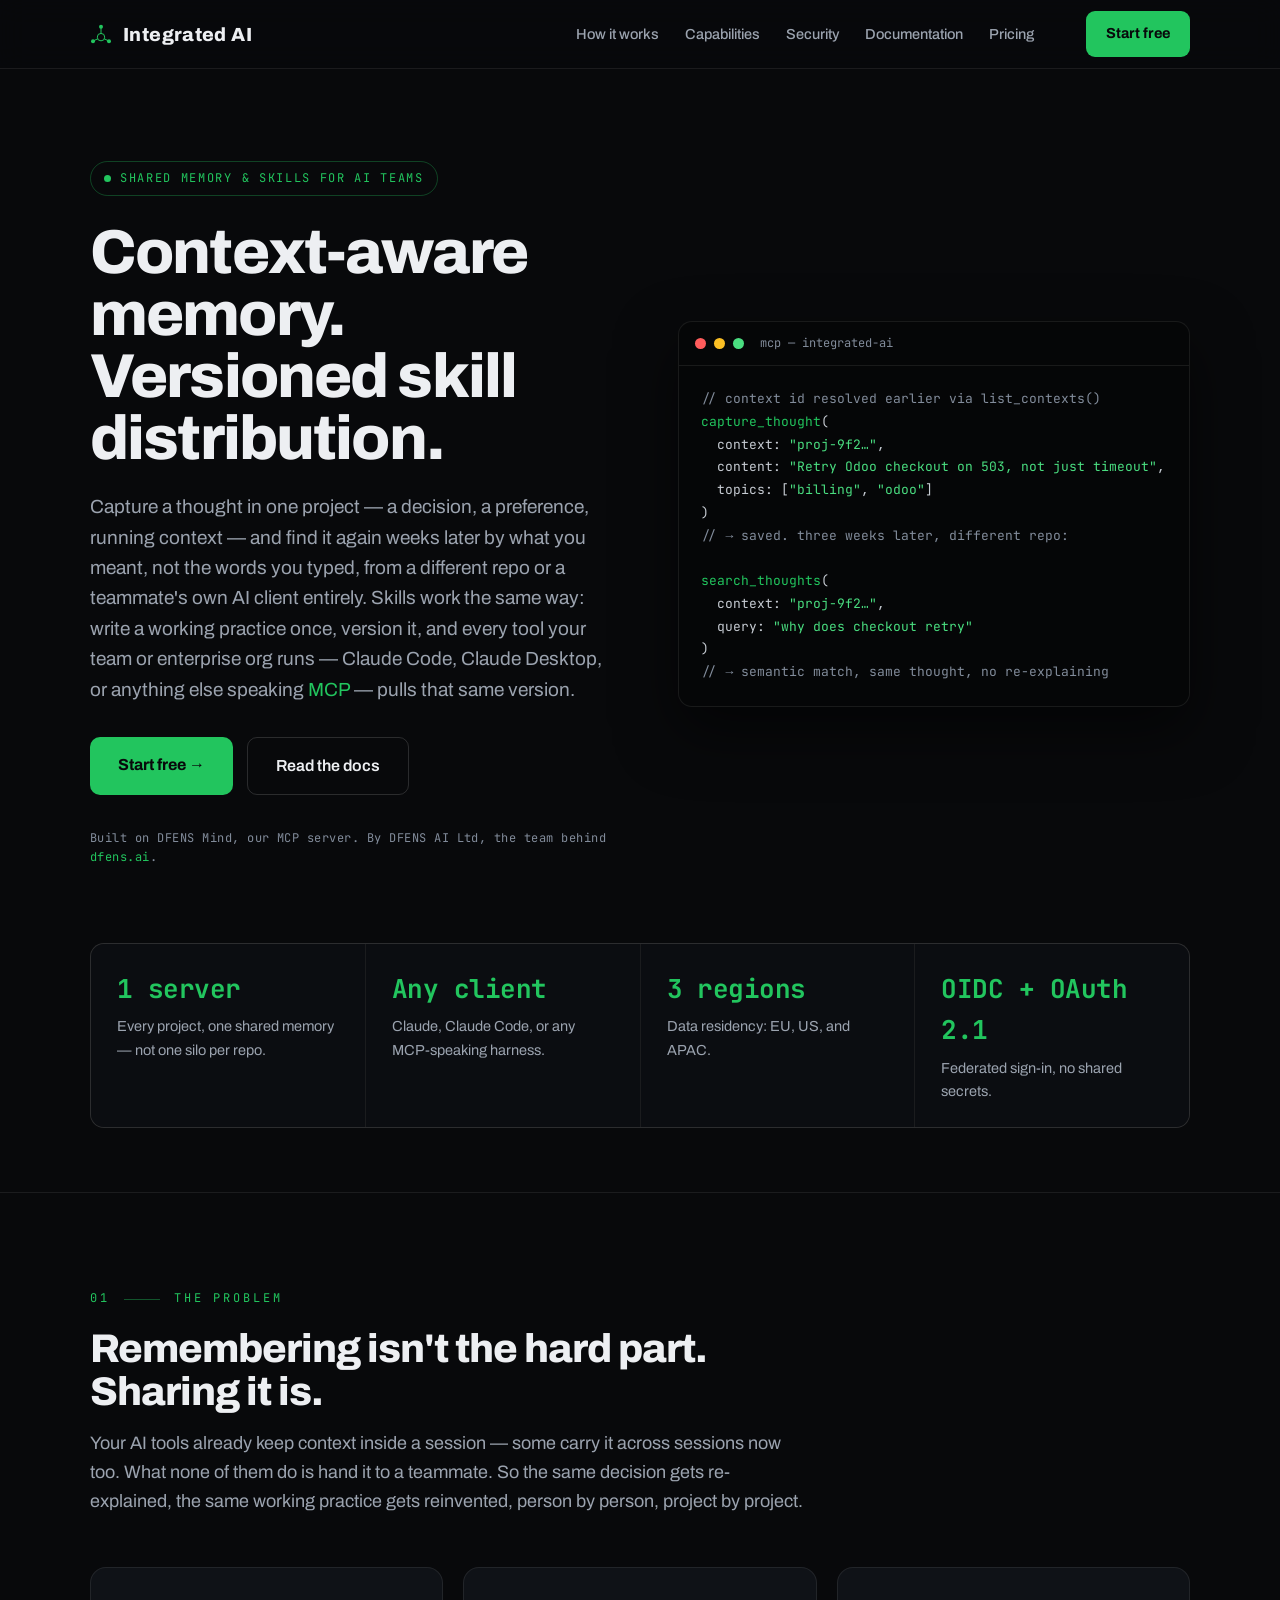
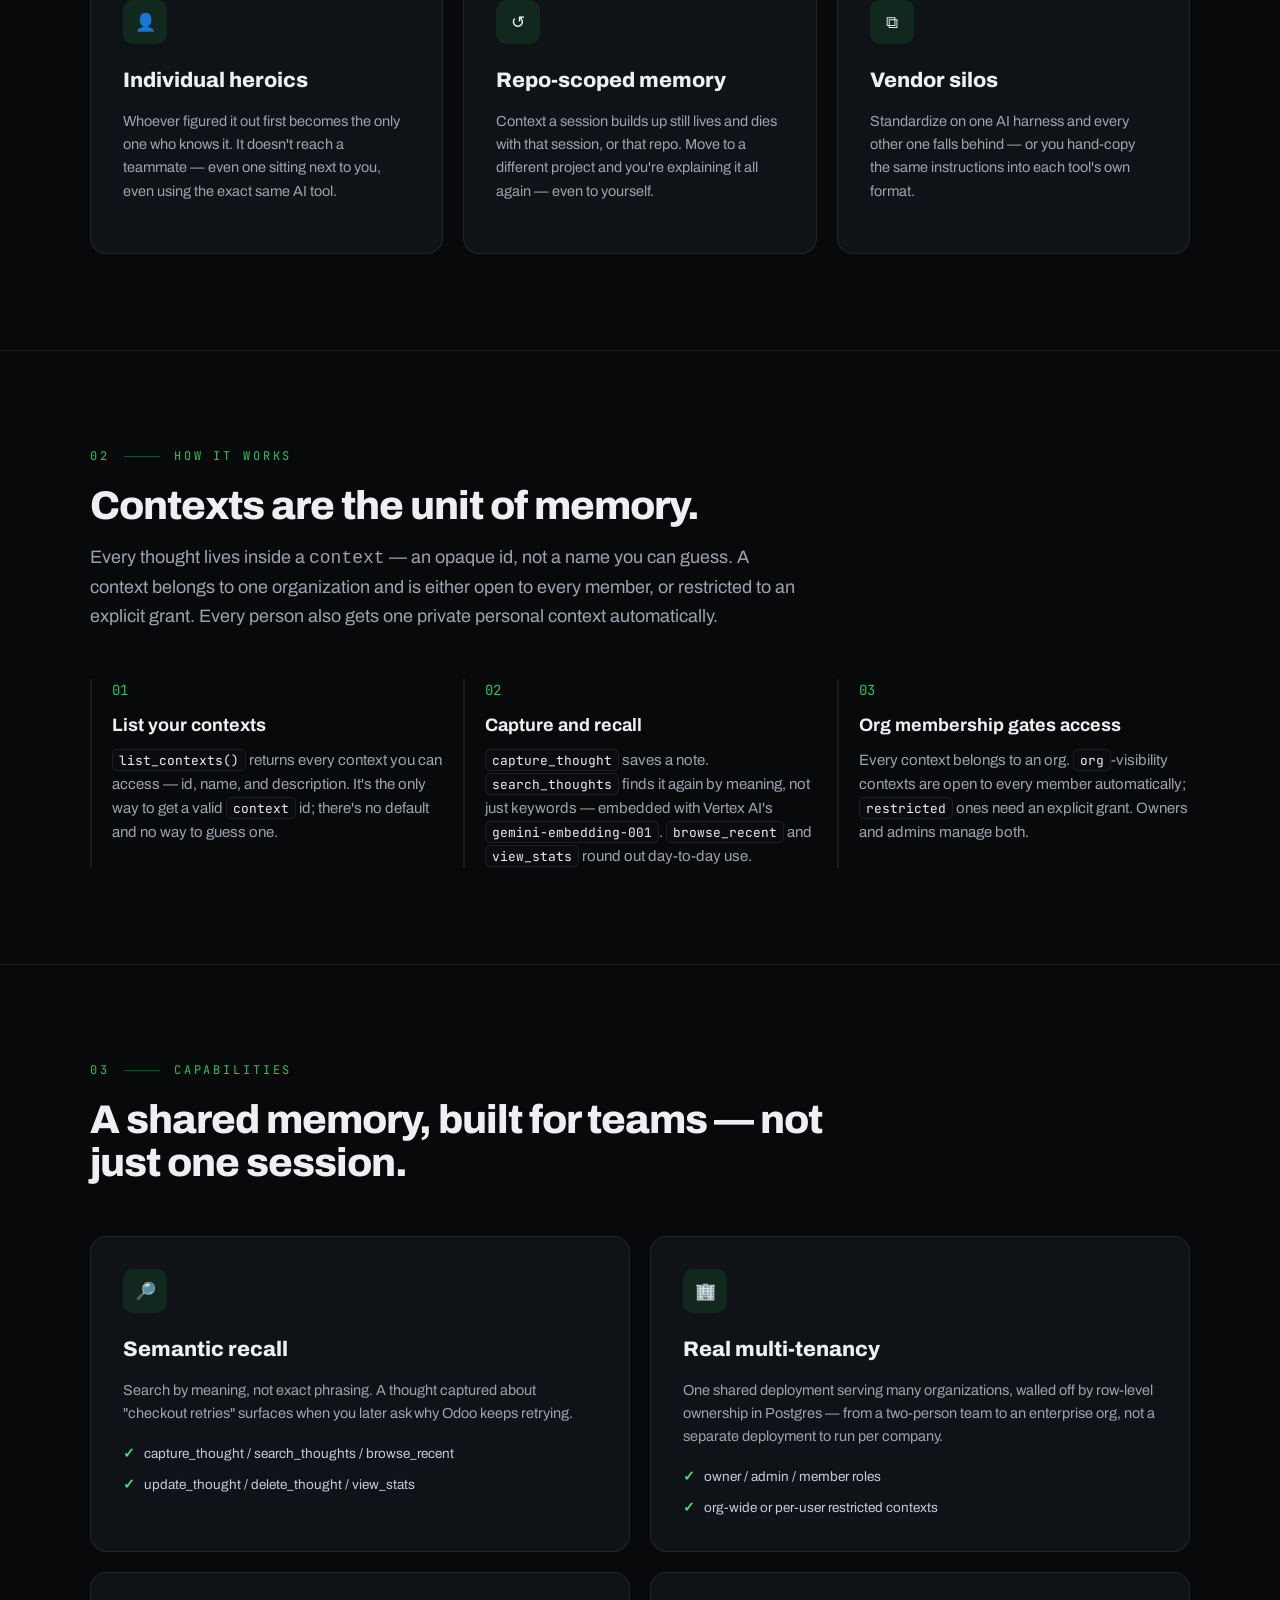
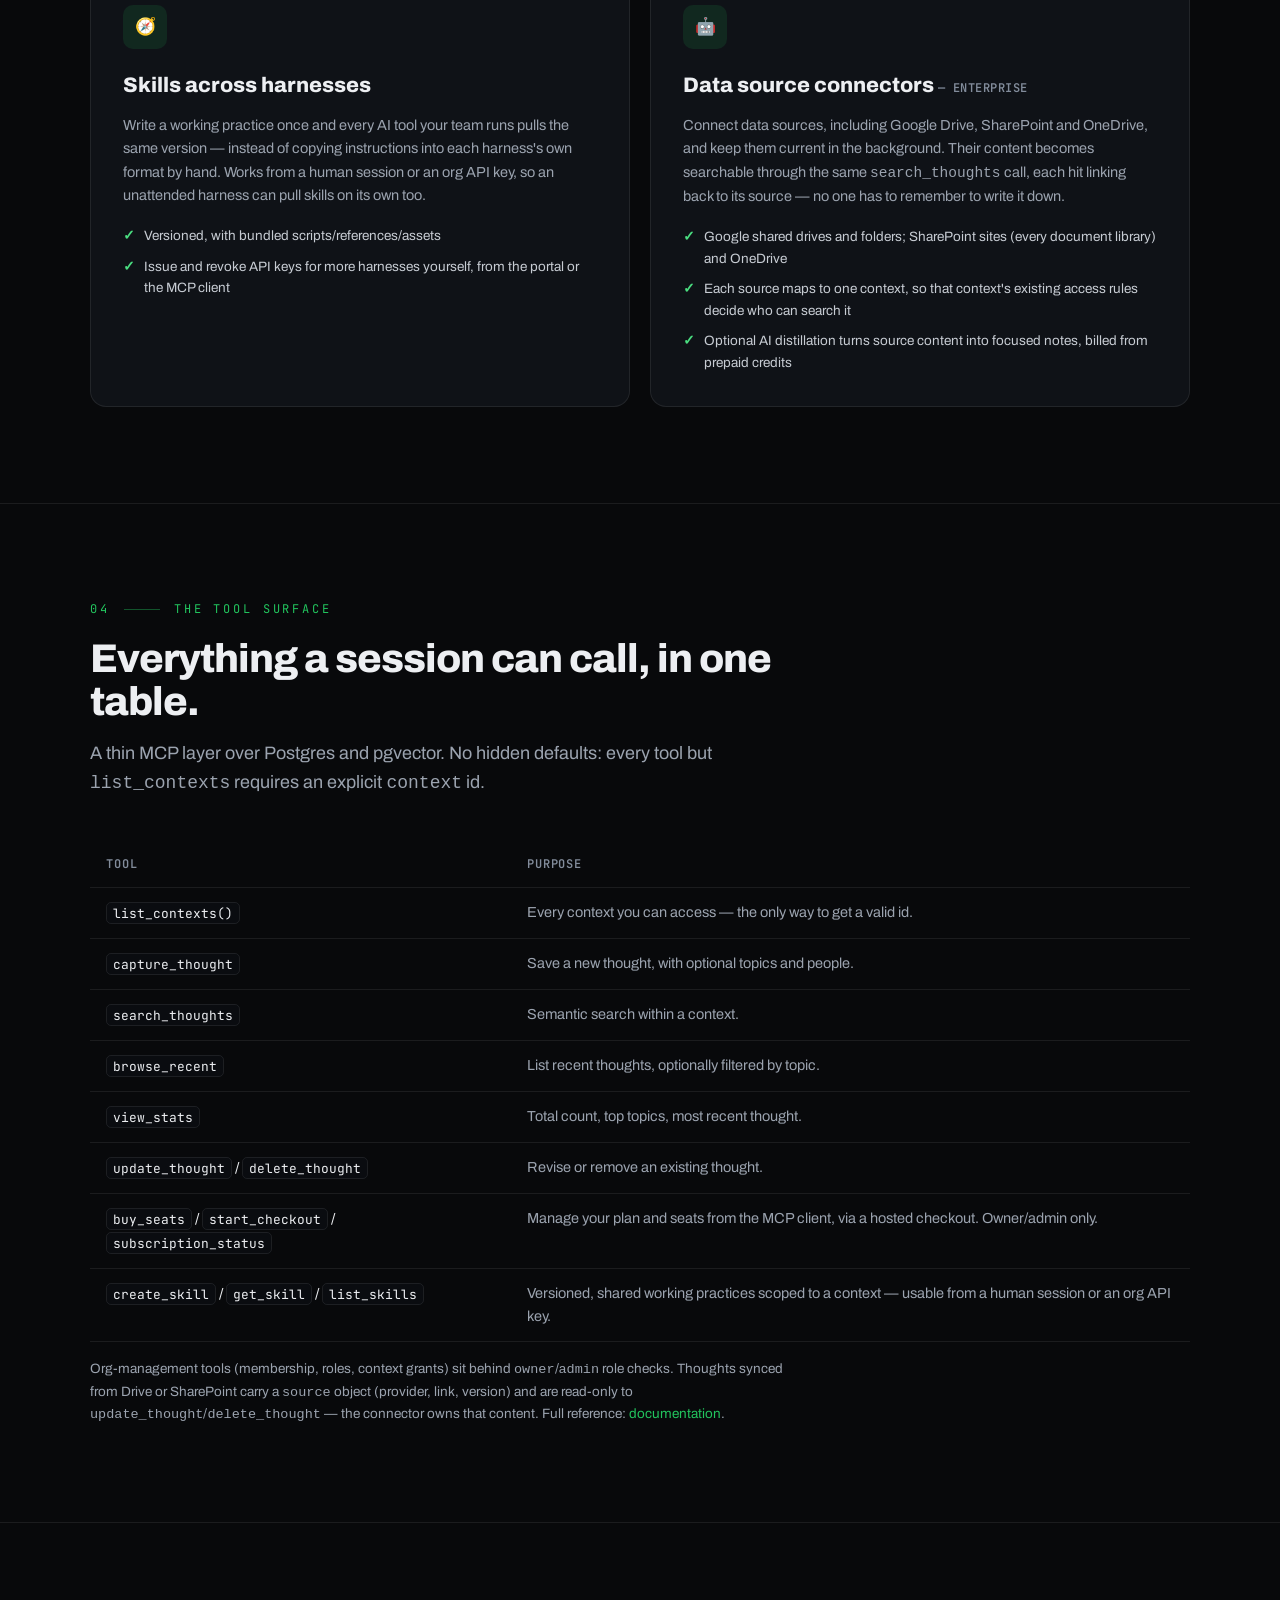
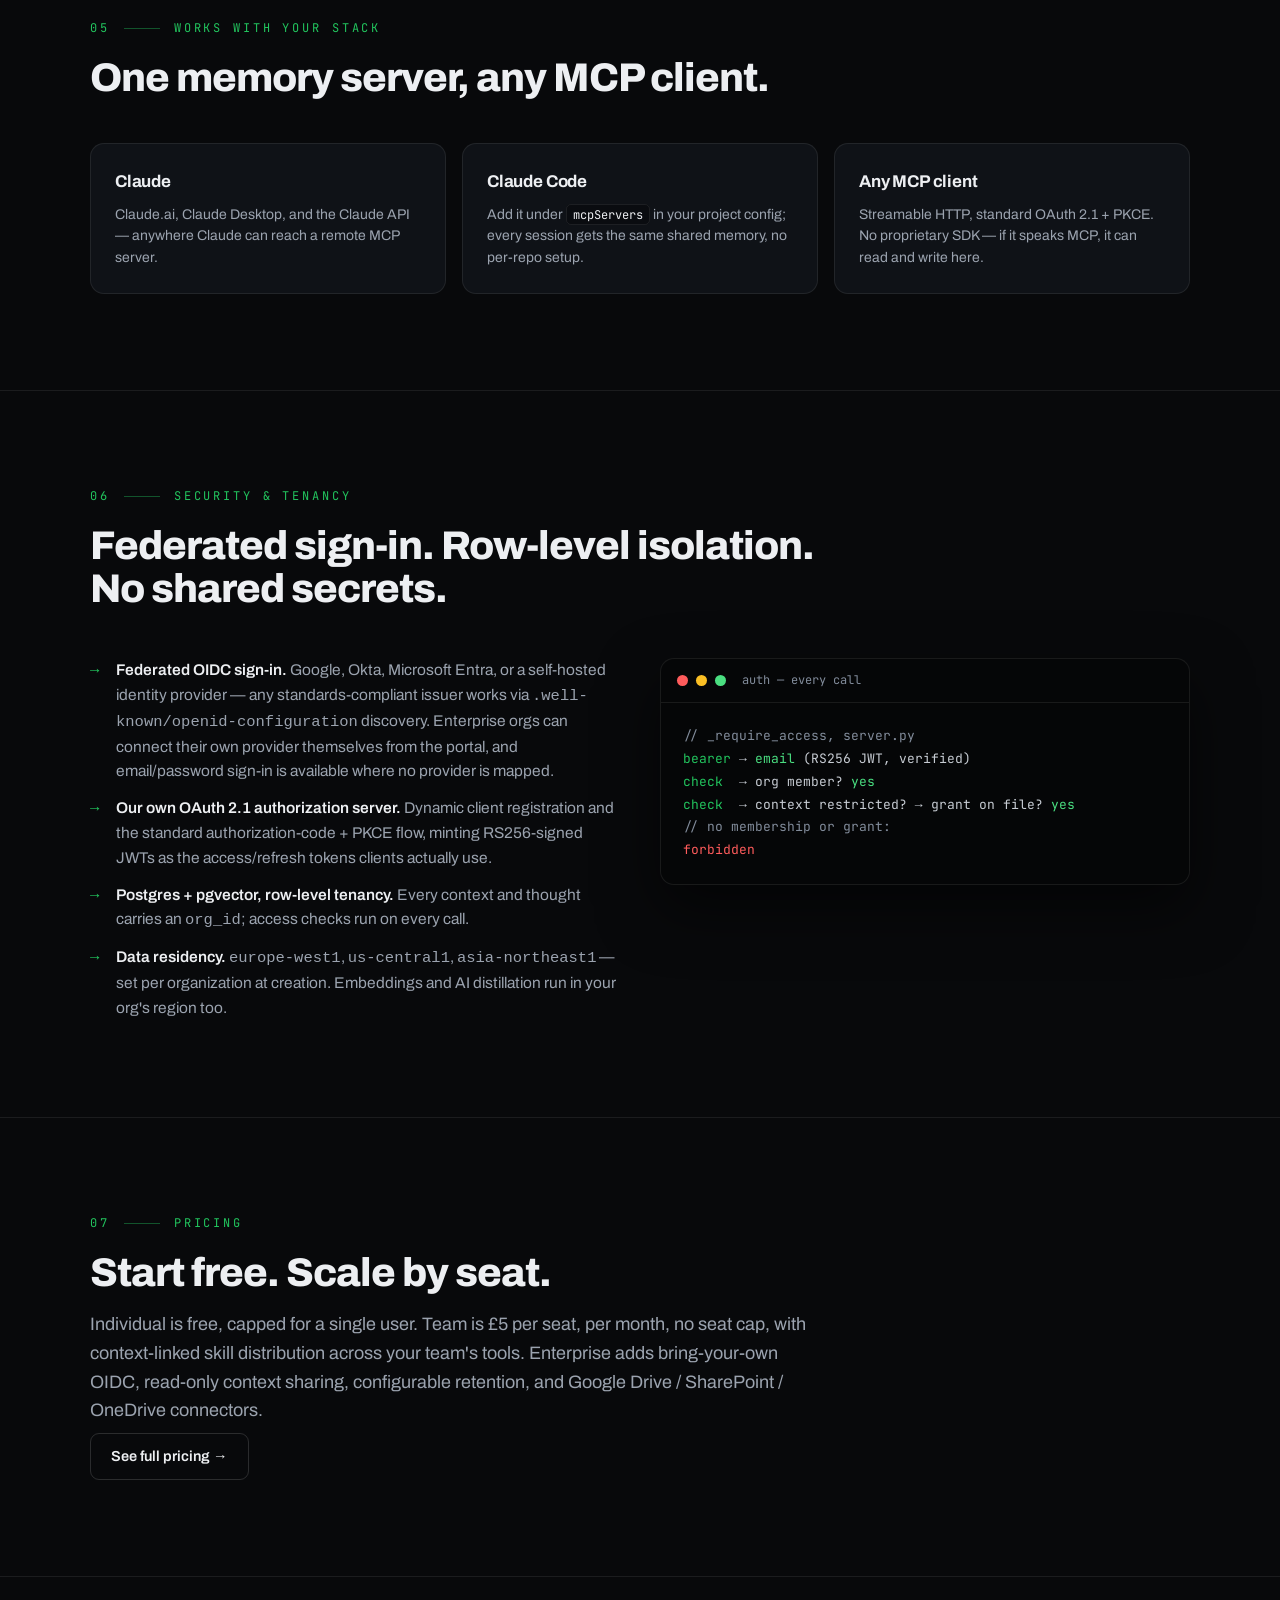
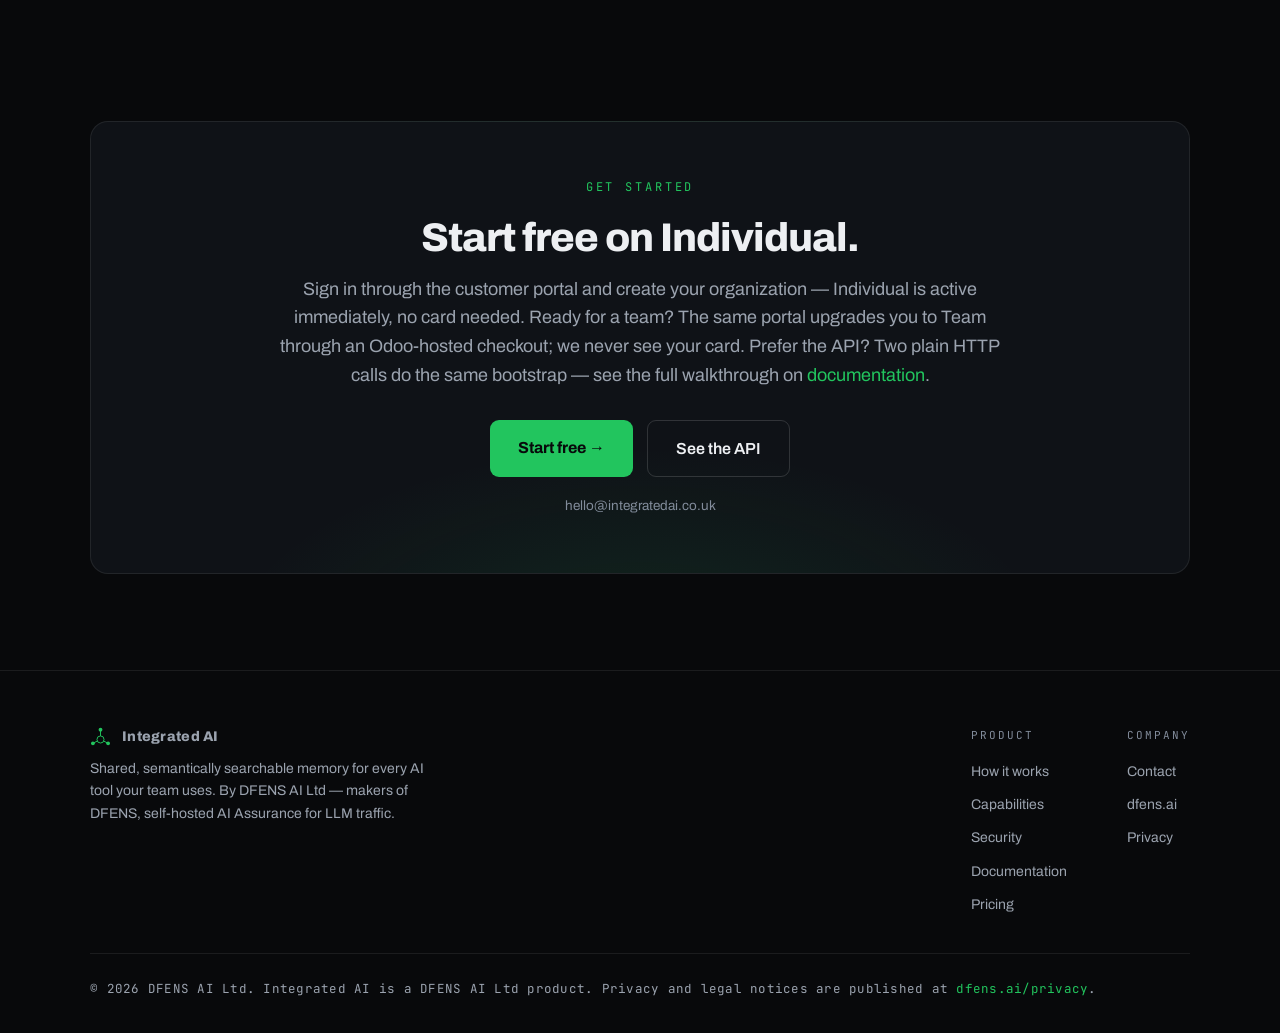
<file: index.html>
<!DOCTYPE html>
<html lang="en">
<head>
<meta charset="utf-8">
<meta name="viewport" content="width=device-width, initial-scale=1">
<title>Integrated AI — one shared memory for every AI tool</title>
<meta name="description" content="Integrated AI (by DFENS AI) gives your team or enterprise org a shared, semantically searchable memory and a shared skill library, across every MCP-speaking AI tool — Claude, Claude Code, or anything else. Enterprise orgs can also sync Google Drive, SharePoint and OneDrive straight into it.">
<link rel="stylesheet" href="/assets/style.css">
<link rel="icon" href="data:image/svg+xml,<svg xmlns='http://www.w3.org/2000/svg' viewBox='0 0 100 100'><line x1='50' y1='54' x2='50' y2='18' stroke='%2322c55e' stroke-width='6' stroke-linecap='round'/><line x1='50' y1='54' x2='22' y2='68' stroke='%2322c55e' stroke-width='6' stroke-linecap='round'/><line x1='50' y1='54' x2='78' y2='68' stroke='%2322c55e' stroke-width='6' stroke-linecap='round'/><circle cx='50' cy='18' r='10' fill='%2322c55e'/><circle cx='22' cy='68' r='10' fill='%2322c55e'/><circle cx='78' cy='68' r='10' fill='%2322c55e'/><circle cx='50' cy='54' r='16' fill='%2308090B' stroke='%2322c55e' stroke-width='5'/></svg>">
</head>
<body>

<a class="skip-link" href="#main">Skip to content</a>

<header>
  <div class="wrap">
    <nav aria-label="Primary">
      <a class="brand" href="/">
        <svg class="mark-svg" viewBox="12 8 76 70" width="22" height="20" aria-hidden="true"><line x1="50" y1="54" x2="50" y2="18" stroke="#22c55e" stroke-width="3.5" stroke-linecap="round"></line><line x1="50" y1="54" x2="22" y2="68" stroke="#22c55e" stroke-width="3.5" stroke-linecap="round"></line><line x1="50" y1="54" x2="78" y2="68" stroke="#22c55e" stroke-width="3.5" stroke-linecap="round"></line><circle cx="50" cy="18" r="7" fill="#22c55e"></circle><circle cx="22" cy="68" r="7" fill="#22c55e"></circle><circle cx="78" cy="68" r="7" fill="#22c55e"></circle><circle cx="50" cy="54" r="13" fill="#08090B" stroke="#22c55e" stroke-width="3.5"></circle></svg>
        <span>Integrated AI<span class="co"> · by DFENS AI</span></span>
      </a>
      <ul>
        <li class="hide-m"><a href="#how">How it works</a></li>
        <li class="hide-m"><a href="#capabilities">Capabilities</a></li>
        <li class="hide-m"><a href="#security">Security</a></li>
        <li class="hide-m"><a href="/documentation/">Documentation</a></li>
        <li class="hide-m"><a href="/pricing/">Pricing</a></li>
        <li>
          <details class="nav-more">
            <summary>Menu</summary>
            <div class="nav-more-panel">
              <a href="#how">How it works</a>
              <a href="#capabilities">Capabilities</a>
              <a href="#tools">Tools</a>
              <a href="#security">Security</a>
              <a href="/documentation/">Documentation</a>
              <a href="/pricing/">Pricing</a>
              <a href="/contact/">Contact</a>
            </div>
          </details>
        </li>
        <li><a class="btn" href="https://mind-api.dfens.ai/portal/onboarding"><span class="cta-full">Start free</span><span class="cta-short">Sign up</span></a></li>
      </ul>
    </nav>
  </div>
</header>

<main id="main">

<div class="wrap">
  <div class="hero hero-grid">
    <div>
      <div class="eyebrow"><span class="dot"></span>Shared memory &amp; skills for AI teams</div>
      <h1>Context-aware memory. Versioned skill distribution.</h1>
      <p class="lede">
        Capture a thought in one project — a decision, a preference, running context
        — and find it again weeks later by what you meant, not the words you
        typed, from a different repo or a teammate's own AI client entirely.
        Skills work the same way: write a working practice once, version it, and
        every tool your team or enterprise org runs — Claude Code, Claude
        Desktop, or anything else speaking
        <a href="https://modelcontextprotocol.io" target="_blank" rel="noopener">MCP</a>
        — pulls that same version.
      </p>
      <div class="cta-row">
        <a class="btn" href="#access">Start free →</a>
        <a class="btn ghost" href="/documentation/">Read the docs</a>
      </div>
      <p class="note">Built on DFENS Mind, our MCP server. By DFENS AI Ltd, the team behind <a href="https://dfens.ai">dfens.ai</a>.</p>
    </div>
    <div>
      <div class="term">
        <div class="term-bar"><span></span><span></span><span></span><span class="t">mcp — integrated-ai</span></div>
        <pre><span class="c">// context id resolved earlier via list_contexts()</span>
<span class="k">capture_thought</span>(
  context: <span class="g">"proj-9f2…"</span>,
  content: <span class="g">"Retry Odoo checkout on 503, not just timeout"</span>,
  topics: [<span class="g">"billing"</span>, <span class="g">"odoo"</span>]
)
<span class="c">// → saved. three weeks later, different repo:</span>

<span class="k">search_thoughts</span>(
  context: <span class="g">"proj-9f2…"</span>,
  query: <span class="g">"why does checkout retry"</span>
)
<span class="c">// → semantic match, same thought, no re-explaining</span></pre>
      </div>
    </div>
  </div>

  <div class="hero-stats" data-reveal>
    <div><div class="hs-n">1 server</div><p>Every project, one shared memory — not one silo per repo.</p></div>
    <div><div class="hs-n">Any client</div><p>Claude, Claude Code, or any MCP-speaking harness.</p></div>
    <div><div class="hs-n">3 regions</div><p>Data residency: EU, US, and APAC.</p></div>
    <div><div class="hs-n">OIDC + OAuth 2.1</div><p>Federated sign-in, no shared secrets.</p></div>
  </div>
</div>

<section id="problem">
  <div class="wrap" data-reveal>
    <div class="kicker"><span class="k-n">01</span><span class="k-r"></span>The problem</div>
    <h2>Remembering isn't the hard part. Sharing it is.</h2>
    <p class="sub">Your AI tools already keep context inside a session — some carry it across
    sessions now too. What none of them do is hand it to a teammate. So the same
    decision gets re-explained, the same working practice gets reinvented, person
    by person, project by project.</p>
    <div class="mandates">
      <div class="mandate">
        <div class="m-ico">👤</div>
        <h3>Individual heroics</h3>
        <p>Whoever figured it out first becomes the only one who knows it. It
        doesn't reach a teammate — even one sitting next to you, even using the
        exact same AI tool.</p>
      </div>
      <div class="mandate">
        <div class="m-ico">↺</div>
        <h3>Repo-scoped memory</h3>
        <p>Context a session builds up still lives and dies with that session, or
        that repo. Move to a different project and you're explaining it all
        again — even to yourself.</p>
      </div>
      <div class="mandate">
        <div class="m-ico">⧉</div>
        <h3>Vendor silos</h3>
        <p>Standardize on one AI harness and every other one falls behind — or you
        hand-copy the same instructions into each tool's own format.</p>
      </div>
    </div>
  </div>
</section>

<section id="how">
  <div class="wrap" data-reveal>
    <div class="kicker"><span class="k-n">02</span><span class="k-r"></span>How it works</div>
    <h2>Contexts are the unit of memory.</h2>
    <p class="sub">Every thought lives inside a <code>context</code> — an opaque id, not a name you
    can guess. A context belongs to one organization and is either open to every
    member, or restricted to an explicit grant. Every person also gets one private
    personal context automatically.</p>
    <div class="steps">
      <div class="step">
        <span class="n">01</span>
        <h3>List your contexts</h3>
        <p><code>list_contexts()</code> returns every context you can access — id, name,
        and description. It's the only way to get a valid <code>context</code> id;
        there's no default and no way to guess one.</p>
      </div>
      <div class="step">
        <span class="n">02</span>
        <h3>Capture and recall</h3>
        <p><code>capture_thought</code> saves a note. <code>search_thoughts</code> finds it
        again by meaning, not just keywords — embedded with Vertex AI's
        <code>gemini-embedding-001</code>. <code>browse_recent</code> and
        <code>view_stats</code> round out day-to-day use.</p>
      </div>
      <div class="step">
        <span class="n">03</span>
        <h3>Org membership gates access</h3>
        <p>Every context belongs to an org. <code>org</code>-visibility contexts are open
        to every member automatically; <code>restricted</code> ones need an explicit
        grant. Owners and admins manage both.</p>
      </div>
    </div>
  </div>
</section>

<section id="capabilities">
  <div class="wrap" data-reveal>
    <div class="kicker"><span class="k-n">03</span><span class="k-r"></span>Capabilities</div>
    <h2>A shared memory, built for teams — not just one session.</h2>
    <div class="mandates">
      <div class="mandate">
        <div class="m-ico">🔎</div>
        <h3>Semantic recall</h3>
        <p>Search by meaning, not exact phrasing. A thought captured about "checkout
        retries" surfaces when you later ask why Odoo keeps retrying.</p>
        <ul>
          <li>capture_thought / search_thoughts / browse_recent</li>
          <li>update_thought / delete_thought / view_stats</li>
        </ul>
      </div>
      <div class="mandate">
        <div class="m-ico">🏢</div>
        <h3>Real multi-tenancy</h3>
        <p>One shared deployment serving many organizations, walled off by row-level
        ownership in Postgres — from a two-person team to an enterprise org, not a
        separate deployment to run per company.</p>
        <ul>
          <li>owner / admin / member roles</li>
          <li>org-wide or per-user restricted contexts</li>
        </ul>
      </div>
      <div class="mandate">
        <div class="m-ico">🧭</div>
        <h3>Skills across harnesses</h3>
        <p>Write a working practice once and every AI tool your team runs pulls the
        same version — instead of copying instructions into each harness's own
        format by hand. Works from a human session or an org API key, so an
        unattended harness can pull skills on its own too.</p>
        <ul>
          <li>Versioned, with bundled scripts/references/assets</li>
          <li>Issue and revoke API keys for more harnesses yourself, from the
          portal or the MCP client</li>
        </ul>
      </div>
      <div class="mandate">
        <div class="m-ico">🤖</div>
        <h3>Data source connectors <span style="color:var(--muted); font-weight:600; font-size:12px; font-family:var(--mono); letter-spacing:.04em; text-transform:uppercase;">— Enterprise</span></h3>
        <p>Connect data sources, including Google Drive, SharePoint and OneDrive,
        and keep them current in the background. Their content becomes
        searchable through the same <code>search_thoughts</code> call, each hit
        linking back to its source — no one has to remember to write it
        down.</p>
        <ul>
          <li>Google shared drives and folders; SharePoint sites (every document
          library) and OneDrive</li>
          <li>Each source maps to one context, so that context's existing access
          rules decide who can search it</li>
          <li>Optional AI distillation turns source content into focused notes,
          billed from prepaid credits</li>
        </ul>
      </div>
    </div>
  </div>
</section>

<section id="tools">
  <div class="wrap" data-reveal>
    <div class="kicker"><span class="k-n">04</span><span class="k-r"></span>The tool surface</div>
    <h2>Everything a session can call, in one table.</h2>
    <p class="sub">A thin MCP layer over Postgres and pgvector. No hidden defaults: every tool but
    <code>list_contexts</code> requires an explicit <code>context</code> id.</p>
    <div class="table-scroll">
      <table>
        <thead><tr><th>Tool</th><th>Purpose</th></tr></thead>
        <tbody>
          <tr><td><code>list_contexts()</code></td><td class="dim">Every context you can access — the only way to get a valid id.</td></tr>
          <tr><td><code>capture_thought</code></td><td class="dim">Save a new thought, with optional topics and people.</td></tr>
          <tr><td><code>search_thoughts</code></td><td class="dim">Semantic search within a context.</td></tr>
          <tr><td><code>browse_recent</code></td><td class="dim">List recent thoughts, optionally filtered by topic.</td></tr>
          <tr><td><code>view_stats</code></td><td class="dim">Total count, top topics, most recent thought.</td></tr>
          <tr><td><code>update_thought</code> / <code>delete_thought</code></td><td class="dim">Revise or remove an existing thought.</td></tr>
          <tr><td><code>buy_seats</code> / <code>start_checkout</code> / <code>subscription_status</code></td><td class="dim">Manage your plan and seats from the MCP client, via a hosted checkout. Owner/admin only.</td></tr>
          <tr><td><code>create_skill</code> / <code>get_skill</code> / <code>list_skills</code></td><td class="dim">Versioned, shared working practices scoped to a context — usable from a human session or an org API key.</td></tr>
        </tbody>
      </table>
    </div>
    <p class="tbl-note">Org-management tools (membership, roles, context grants) sit behind
    <code>owner</code>/<code>admin</code> role checks. Thoughts synced from Drive or SharePoint carry a
    <code>source</code> object (provider, link, version) and are read-only to
    <code>update_thought</code>/<code>delete_thought</code> — the connector owns that content. Full reference: <a href="/documentation/">documentation</a>.</p>
  </div>
</section>

<section id="works-with">
  <div class="wrap" data-reveal>
    <div class="kicker"><span class="k-n">05</span><span class="k-r"></span>Works with your stack</div>
    <h2>One memory server, any MCP client.</h2>
    <div class="providers">
      <div class="prov">
        <div class="prov-name">Claude</div>
        <p class="prov-detail">Claude.ai, Claude Desktop, and the Claude API — anywhere Claude can reach a
        remote MCP server.</p>
      </div>
      <div class="prov">
        <div class="prov-name">Claude Code</div>
        <p class="prov-detail">Add it under <code>mcpServers</code> in your project config; every session
        gets the same shared memory, no per-repo setup.</p>
      </div>
      <div class="prov">
        <div class="prov-name">Any MCP client</div>
        <p class="prov-detail">Streamable HTTP, standard OAuth 2.1 + PKCE. No proprietary SDK — if it
        speaks MCP, it can read and write here.</p>
      </div>
    </div>
  </div>
</section>

<section id="security">
  <div class="wrap" data-reveal>
    <div class="kicker"><span class="k-n">06</span><span class="k-r"></span>Security &amp; tenancy</div>
    <h2>Federated sign-in. Row-level isolation. No shared secrets.</h2>
    <div class="split">
      <ul>
        <li><strong>Federated OIDC sign-in.</strong> Google, Okta, Microsoft Entra, or a self-hosted
        identity provider — any standards-compliant issuer works via
        <code>.well-known/openid-configuration</code> discovery. Enterprise orgs
        can connect their own provider themselves from the portal, and
        email/password sign-in is available where no provider is mapped.</li>
        <li><strong>Our own OAuth 2.1 authorization server.</strong> Dynamic client registration and
        the standard authorization-code + PKCE flow, minting RS256-signed JWTs as the
        access/refresh tokens clients actually use.</li>
        <li><strong>Postgres + pgvector, row-level tenancy.</strong> Every context and thought
        carries an <code>org_id</code>; access checks run on every call.</li>
        <li><strong>Data residency.</strong> <code>europe-west1</code>, <code>us-central1</code>,
        <code>asia-northeast1</code> — set per organization at creation. Embeddings
        and AI distillation run in your org's region too.</li>
      </ul>
      <div class="term">
        <div class="term-bar"><span></span><span></span><span></span><span class="t">auth — every call</span></div>
        <pre><span class="c">// _require_access, server.py</span>
<span class="k">bearer</span> → <span class="g">email</span> (RS256 JWT, verified)
<span class="k">check</span>  → org member? <span class="g">yes</span>
<span class="k">check</span>  → context restricted? → grant on file? <span class="g">yes</span>
<span class="c">// no membership or grant:</span>
<span class="r">forbidden</span></pre>
      </div>
    </div>
  </div>
</section>

<section id="pricing-teaser">
  <div class="wrap" data-reveal>
    <div class="kicker"><span class="k-n">07</span><span class="k-r"></span>Pricing</div>
    <h2>Start free. Scale by seat.</h2>
    <p class="sub">Individual is free, capped for a single user. Team is £5 per seat, per month,
    no seat cap, with context-linked skill distribution across your team's tools.
    Enterprise adds bring-your-own OIDC, read-only context sharing, configurable
    retention, and Google Drive / SharePoint / OneDrive connectors.</p>
    <div class="cta-row" style="margin-top:8px;"><a class="btn ghost" href="/pricing/">See full pricing →</a></div>
  </div>
</section>

<section id="access">
  <div class="wrap" data-reveal>
    <div class="access">
      <div class="kicker">Get started</div>
      <h2>Start free on Individual.</h2>
      <p class="sub">Sign in through the customer portal and create your organization —
      Individual is active immediately, no card needed. Ready for a team? The
      same portal upgrades you to Team through an Odoo-hosted checkout; we never
      see your card. Prefer the API? Two plain HTTP calls do the same bootstrap
      — see the full walkthrough on <a href="/documentation/#setup">documentation</a>.</p>

      <div class="cta-row">
        <a class="btn" href="https://mind-api.dfens.ai/portal/onboarding">Start free →</a>
        <a class="btn ghost" href="/documentation/#setup">See the API</a>
      </div>
      <p class="fine">hello@integratedai.co.uk</p>
    </div>
  </div>
</section>

</main>

<footer>
  <div class="wrap">
    <div class="foot">
      <div>
        <a class="brand" href="/">
          <svg class="mark-svg" viewBox="12 8 76 70" width="21" height="19" aria-hidden="true"><line x1="50" y1="54" x2="50" y2="18" stroke="#22c55e" stroke-width="3.5" stroke-linecap="round"></line><line x1="50" y1="54" x2="22" y2="68" stroke="#22c55e" stroke-width="3.5" stroke-linecap="round"></line><line x1="50" y1="54" x2="78" y2="68" stroke="#22c55e" stroke-width="3.5" stroke-linecap="round"></line><circle cx="50" cy="18" r="7" fill="#22c55e"></circle><circle cx="22" cy="68" r="7" fill="#22c55e"></circle><circle cx="78" cy="68" r="7" fill="#22c55e"></circle><circle cx="50" cy="54" r="13" fill="#08090B" stroke="#22c55e" stroke-width="3.5"></circle></svg>
          <span>Integrated AI</span>
        </a>
        <p style="margin-top:12px; max-width:340px; color:var(--text-dim);">Shared, semantically searchable memory for every AI tool your team uses. By
        DFENS AI Ltd — makers of <a href="https://dfens.ai">DFENS</a>, self-hosted AI
        Assurance for LLM traffic.</p>
      </div>
      <div class="cols">
        <div>
          <p class="foot-h">Product</p>
          <ul>
            <li><a href="#how">How it works</a></li>
            <li><a href="#capabilities">Capabilities</a></li>
            <li><a href="#security">Security</a></li>
            <li><a href="/documentation/">Documentation</a></li>
            <li><a href="/pricing/">Pricing</a></li>
          </ul>
        </div>
        <div>
          <p class="foot-h">Company</p>
          <ul>
            <li><a href="/contact/">Contact</a></li>
            <li><a href="https://dfens.ai">dfens.ai</a></li>
            <li><a href="https://dfens.ai/privacy">Privacy</a></li>
          </ul>
        </div>
      </div>
    </div>
    <p class="legal">&copy; 2026 DFENS AI Ltd. Integrated AI is a DFENS AI Ltd product. Privacy and legal notices are published at <a href="https://dfens.ai/privacy">dfens.ai/privacy</a>.</p>
  </div>
</footer>

<script src="/assets/site.js"></script>
</body>
</html>
</file>
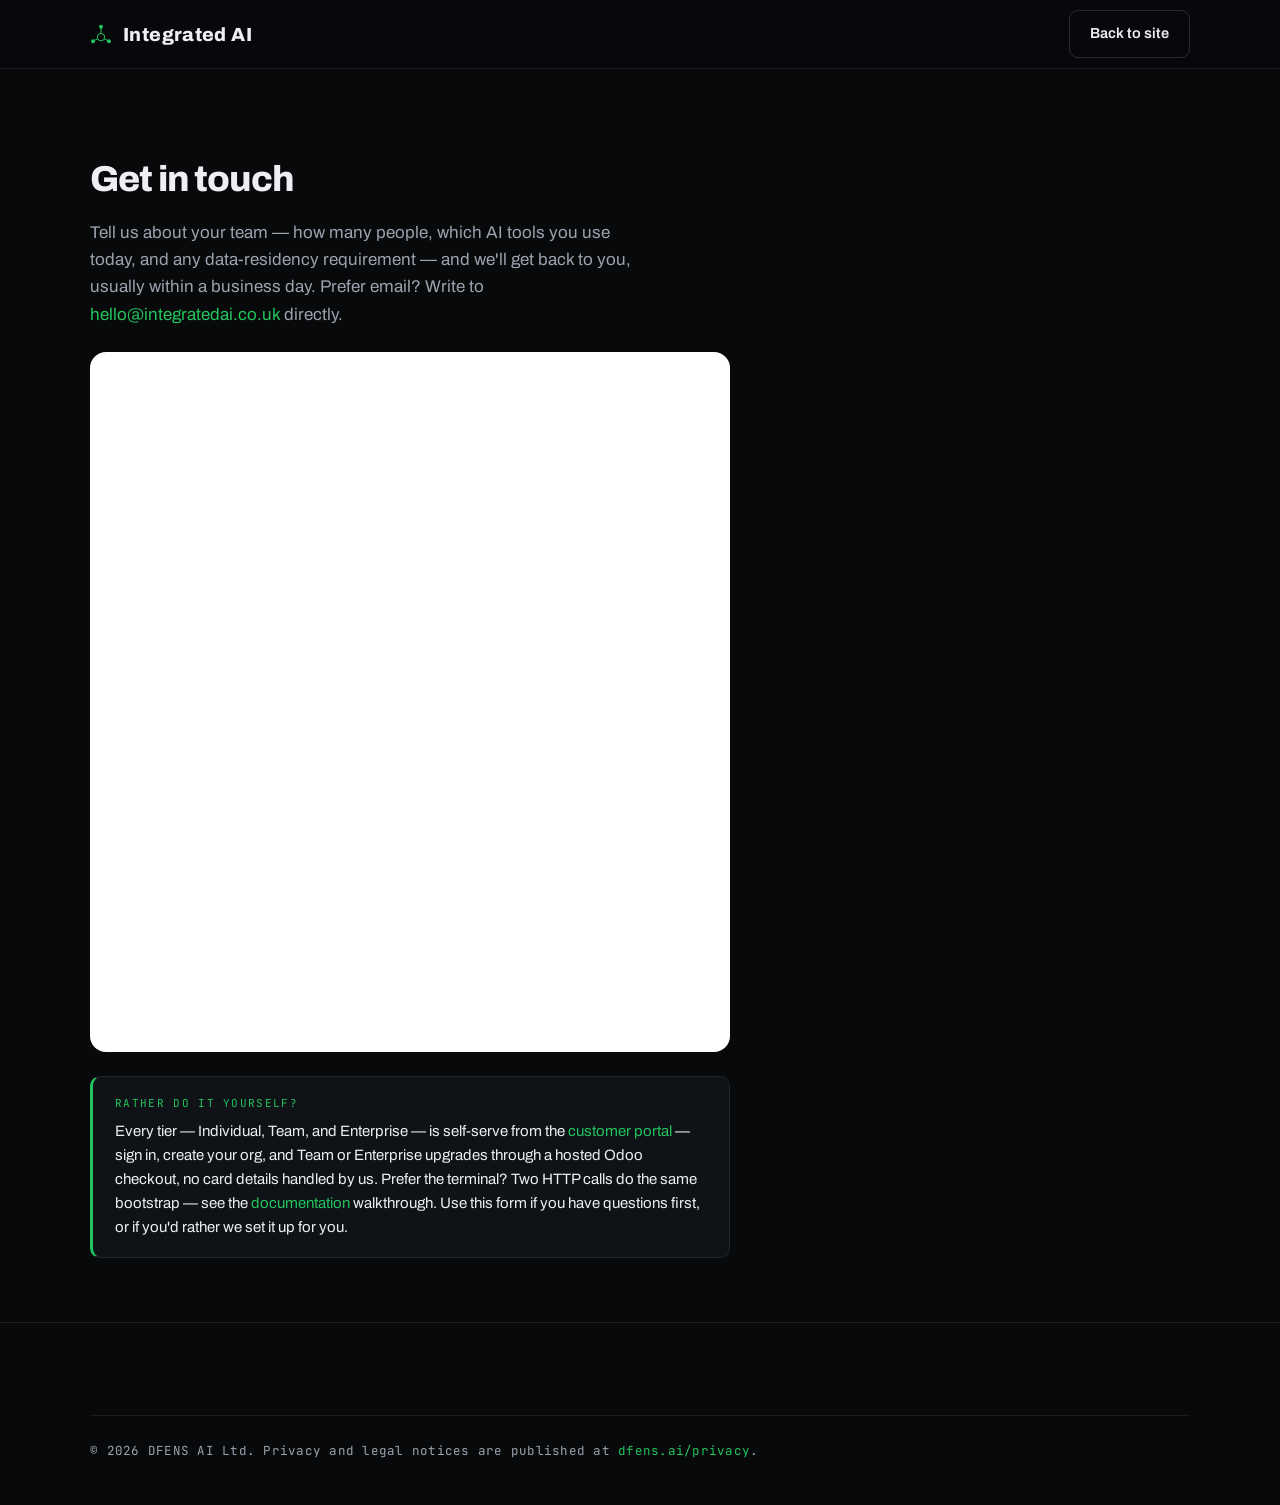
<file: contact/index.html>
<!DOCTYPE html>
<html lang="en">
<head>
<meta charset="utf-8">
<meta name="viewport" content="width=device-width, initial-scale=1">
<title>Contact — Integrated AI</title>
<meta name="description" content="Get in touch about Integrated AI — organization setup, pricing, or Enterprise deployment.">
<link rel="stylesheet" href="/assets/style.css">
<link rel="icon" href="data:image/svg+xml,<svg xmlns='http://www.w3.org/2000/svg' viewBox='0 0 100 100'><line x1='50' y1='54' x2='50' y2='18' stroke='%2322c55e' stroke-width='6' stroke-linecap='round'/><line x1='50' y1='54' x2='22' y2='68' stroke='%2322c55e' stroke-width='6' stroke-linecap='round'/><line x1='50' y1='54' x2='78' y2='68' stroke='%2322c55e' stroke-width='6' stroke-linecap='round'/><circle cx='50' cy='18' r='10' fill='%2322c55e'/><circle cx='22' cy='68' r='10' fill='%2322c55e'/><circle cx='78' cy='68' r='10' fill='%2322c55e'/><circle cx='50' cy='54' r='16' fill='%2308090B' stroke='%2322c55e' stroke-width='5'/></svg>">
</head>
<body>
<a class="skip-link" href="#main">Skip to content</a>
<header>
  <div class="wrap">
    <nav aria-label="Primary">
      <a class="brand" href="/">
        <svg class="mark-svg" viewBox="12 8 76 70" width="22" height="20" aria-hidden="true"><line x1="50" y1="54" x2="50" y2="18" stroke="#22c55e" stroke-width="3.5" stroke-linecap="round"></line><line x1="50" y1="54" x2="22" y2="68" stroke="#22c55e" stroke-width="3.5" stroke-linecap="round"></line><line x1="50" y1="54" x2="78" y2="68" stroke="#22c55e" stroke-width="3.5" stroke-linecap="round"></line><circle cx="50" cy="18" r="7" fill="#22c55e"></circle><circle cx="22" cy="68" r="7" fill="#22c55e"></circle><circle cx="78" cy="68" r="7" fill="#22c55e"></circle><circle cx="50" cy="54" r="13" fill="#08090B" stroke="#22c55e" stroke-width="3.5"></circle></svg>
        <span>Integrated AI<span class="co"> · by DFENS AI</span></span>
      </a>
      <ul><li><a class="btn ghost" href="/">Back to site</a></li></ul>
    </nav>
  </div>
</header>
<main id="main">
  <div class="wrap">
    <div class="hero" style="padding-bottom:24px;">
      <h1 style="font-size:36px;">Get in touch</h1>
      <p class="lede" style="font-size:17px;">
        Tell us about your team — how many people, which AI tools you use today,
        and any data-residency requirement — and we'll get back to you, usually
        within a business day. Prefer email? Write to
        <a href="mailto:hello@integratedai.co.uk">hello@integratedai.co.uk</a> directly.
      </p>
    </div>
    <div style="background:#fff; border:1px solid var(--border); border-radius:16px; padding:20px; max-width:640px; margin-bottom:24px;">
      <iframe src="https://dfens.odoo.com/contact-form" width="100%" height="650px" name="contact" scrolling="no" style="border: none; border-radius: 10px" loading="lazy" allowfullscreen sandbox="allow-scripts allow-same-origin allow-forms"></iframe>
    </div>
    <div class="note-box" style="max-width:640px; margin-bottom:64px;">
      <span class="nb-label">Rather do it yourself?</span>
      <p>Every tier — Individual, Team, and Enterprise — is self-serve from the
      <a href="https://mind-api.dfens.ai/portal/onboarding">customer portal</a> — sign
      in, create your org, and Team or Enterprise upgrades through a hosted Odoo
      checkout, no card details handled by us. Prefer the terminal? Two HTTP
      calls do the same bootstrap — see the <a href="/documentation/#setup">documentation</a>
      walkthrough. Use this form if you have questions first, or if you'd
      rather we set it up for you.</p>
    </div>
  </div>
</main>
<footer>
  <div class="wrap"><p class="legal">&copy; 2026 DFENS AI Ltd. Privacy and legal notices are published at <a href="https://dfens.ai/privacy">dfens.ai/privacy</a>.</p></div>
</footer>
<script src="/assets/site.js"></script>
</body>
</html>
</file>
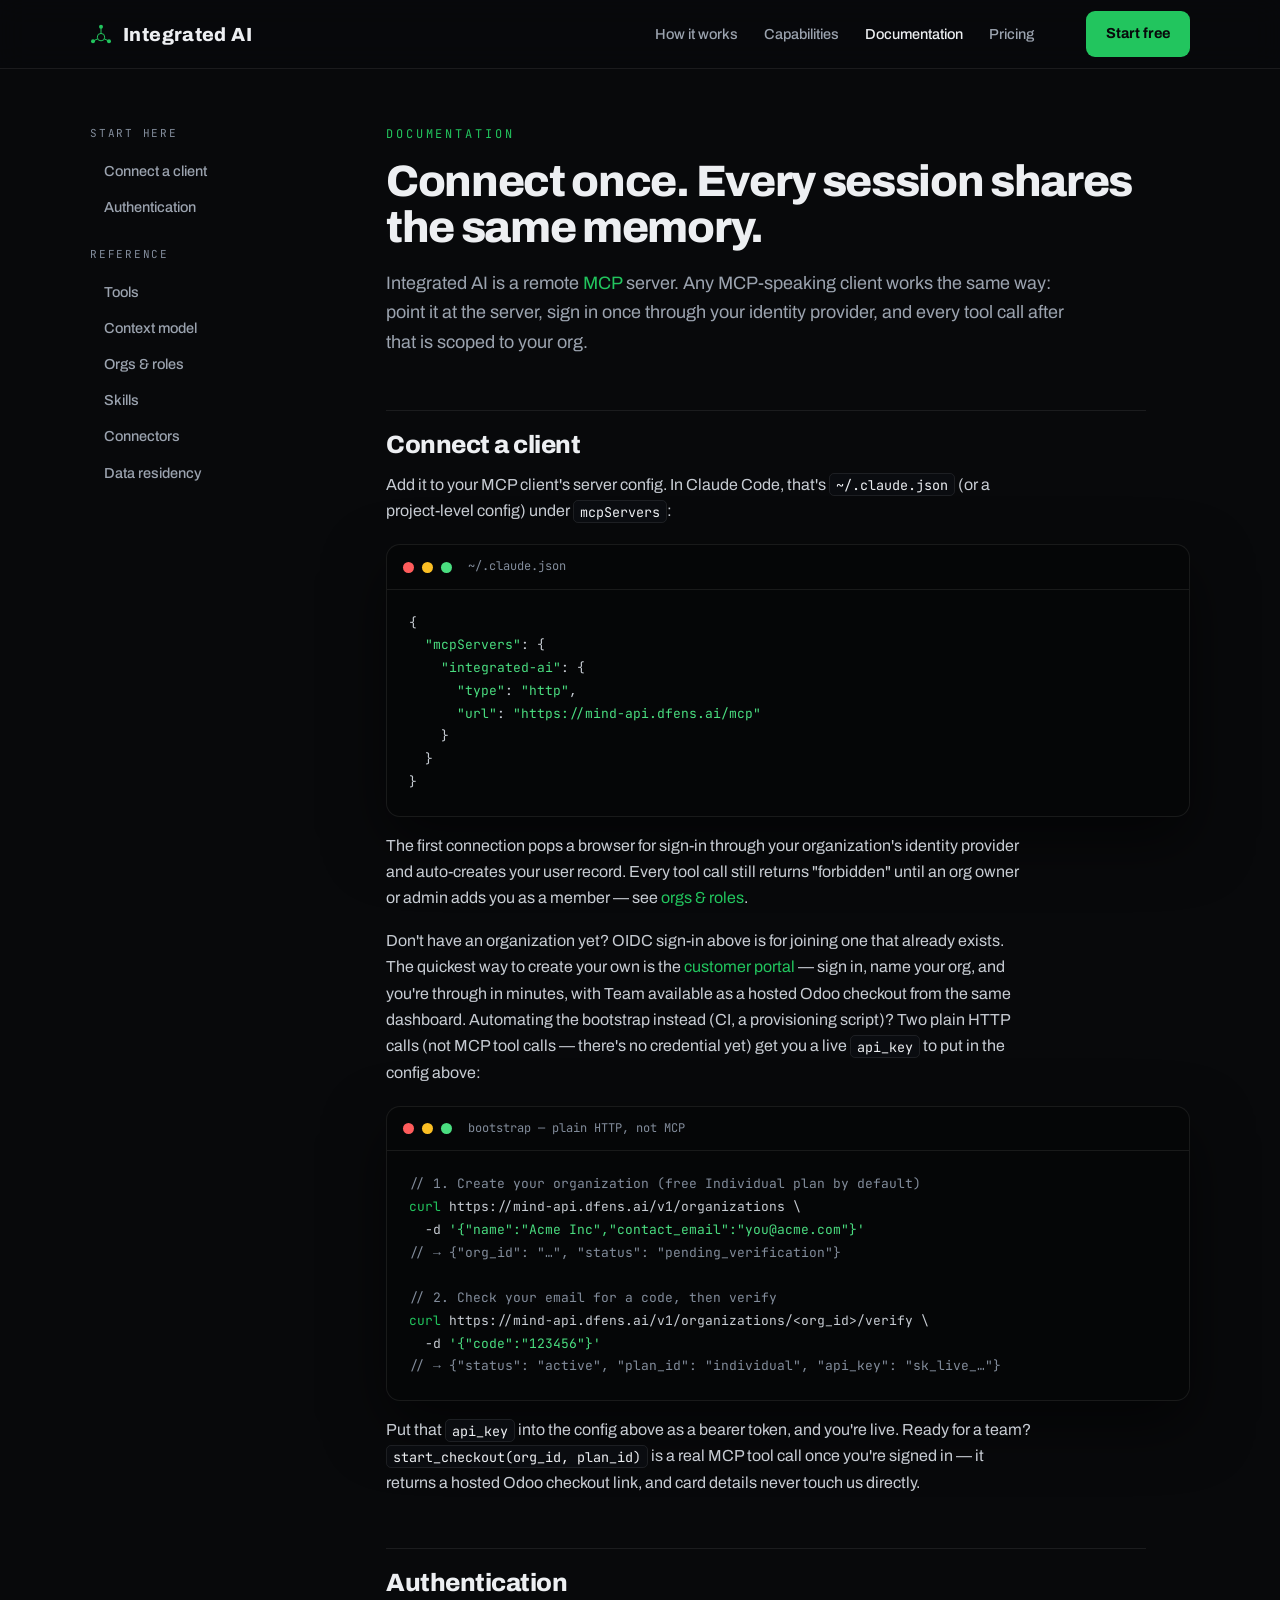
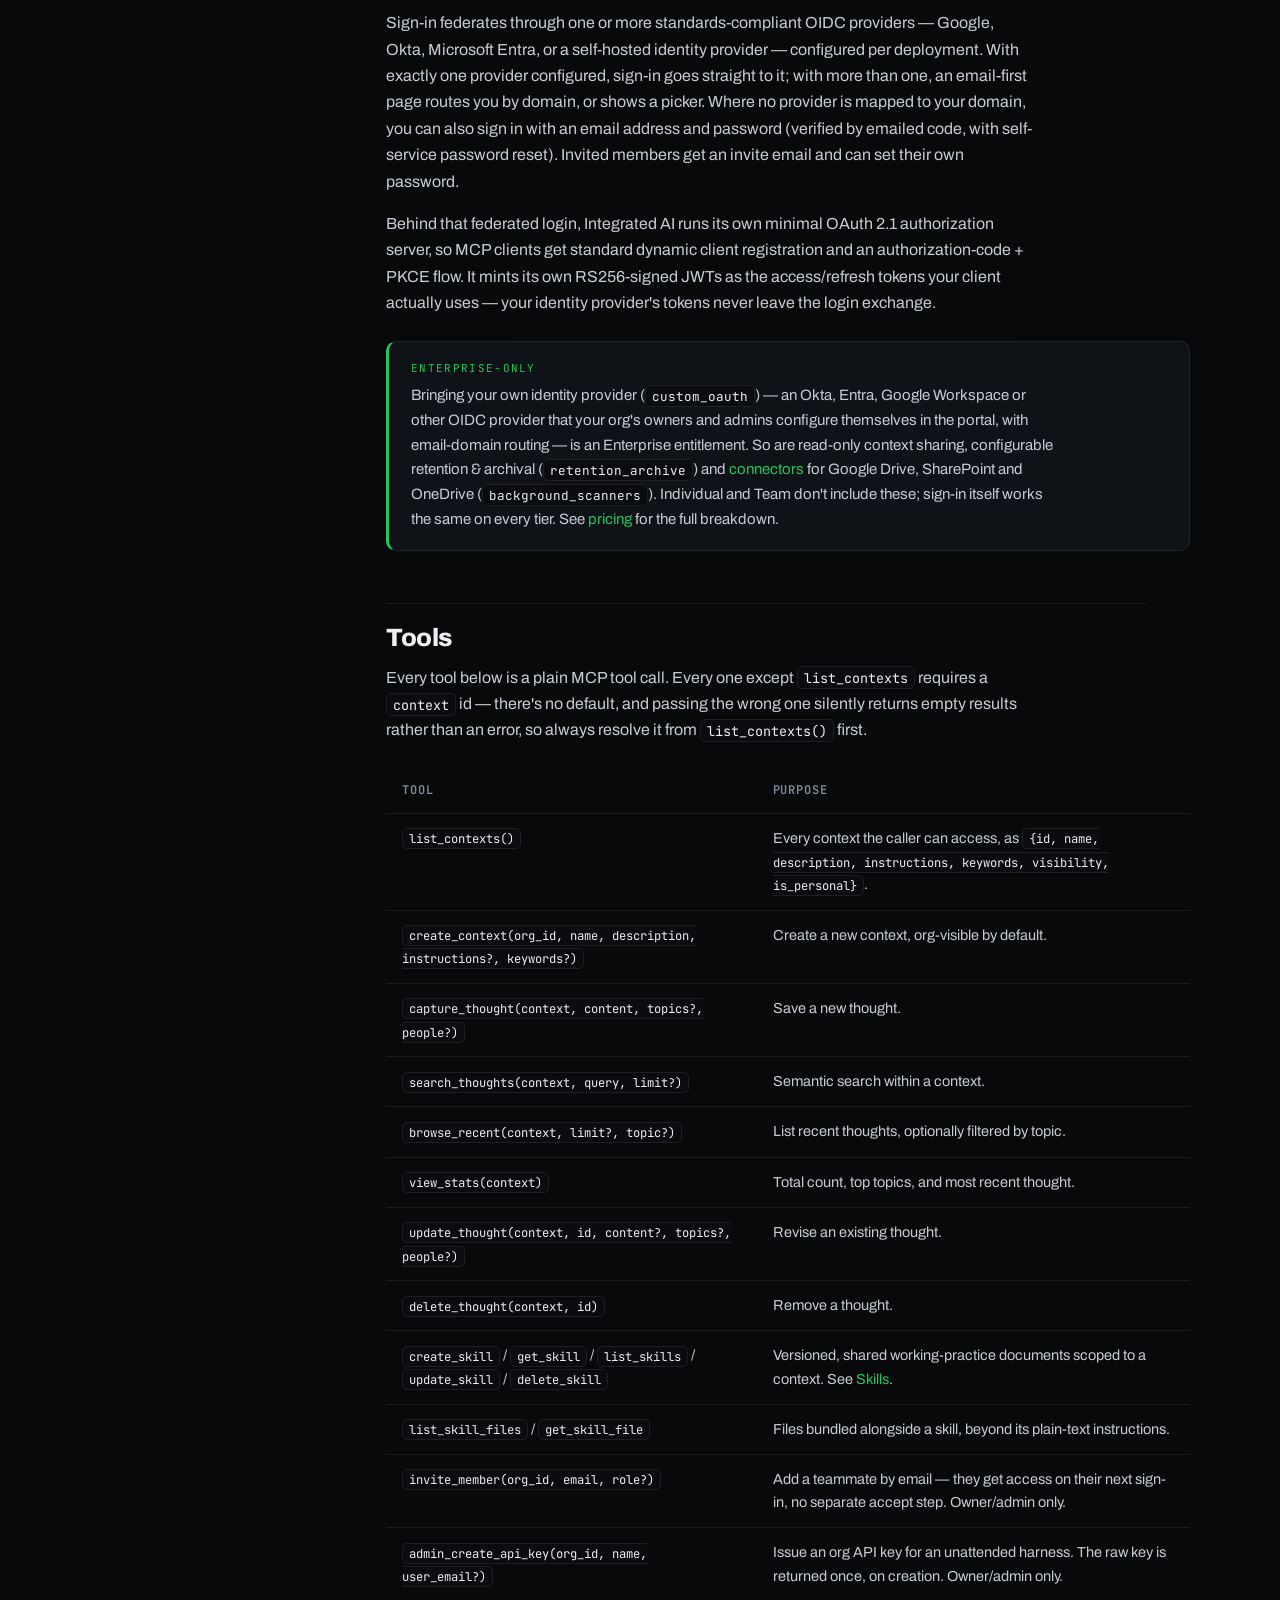
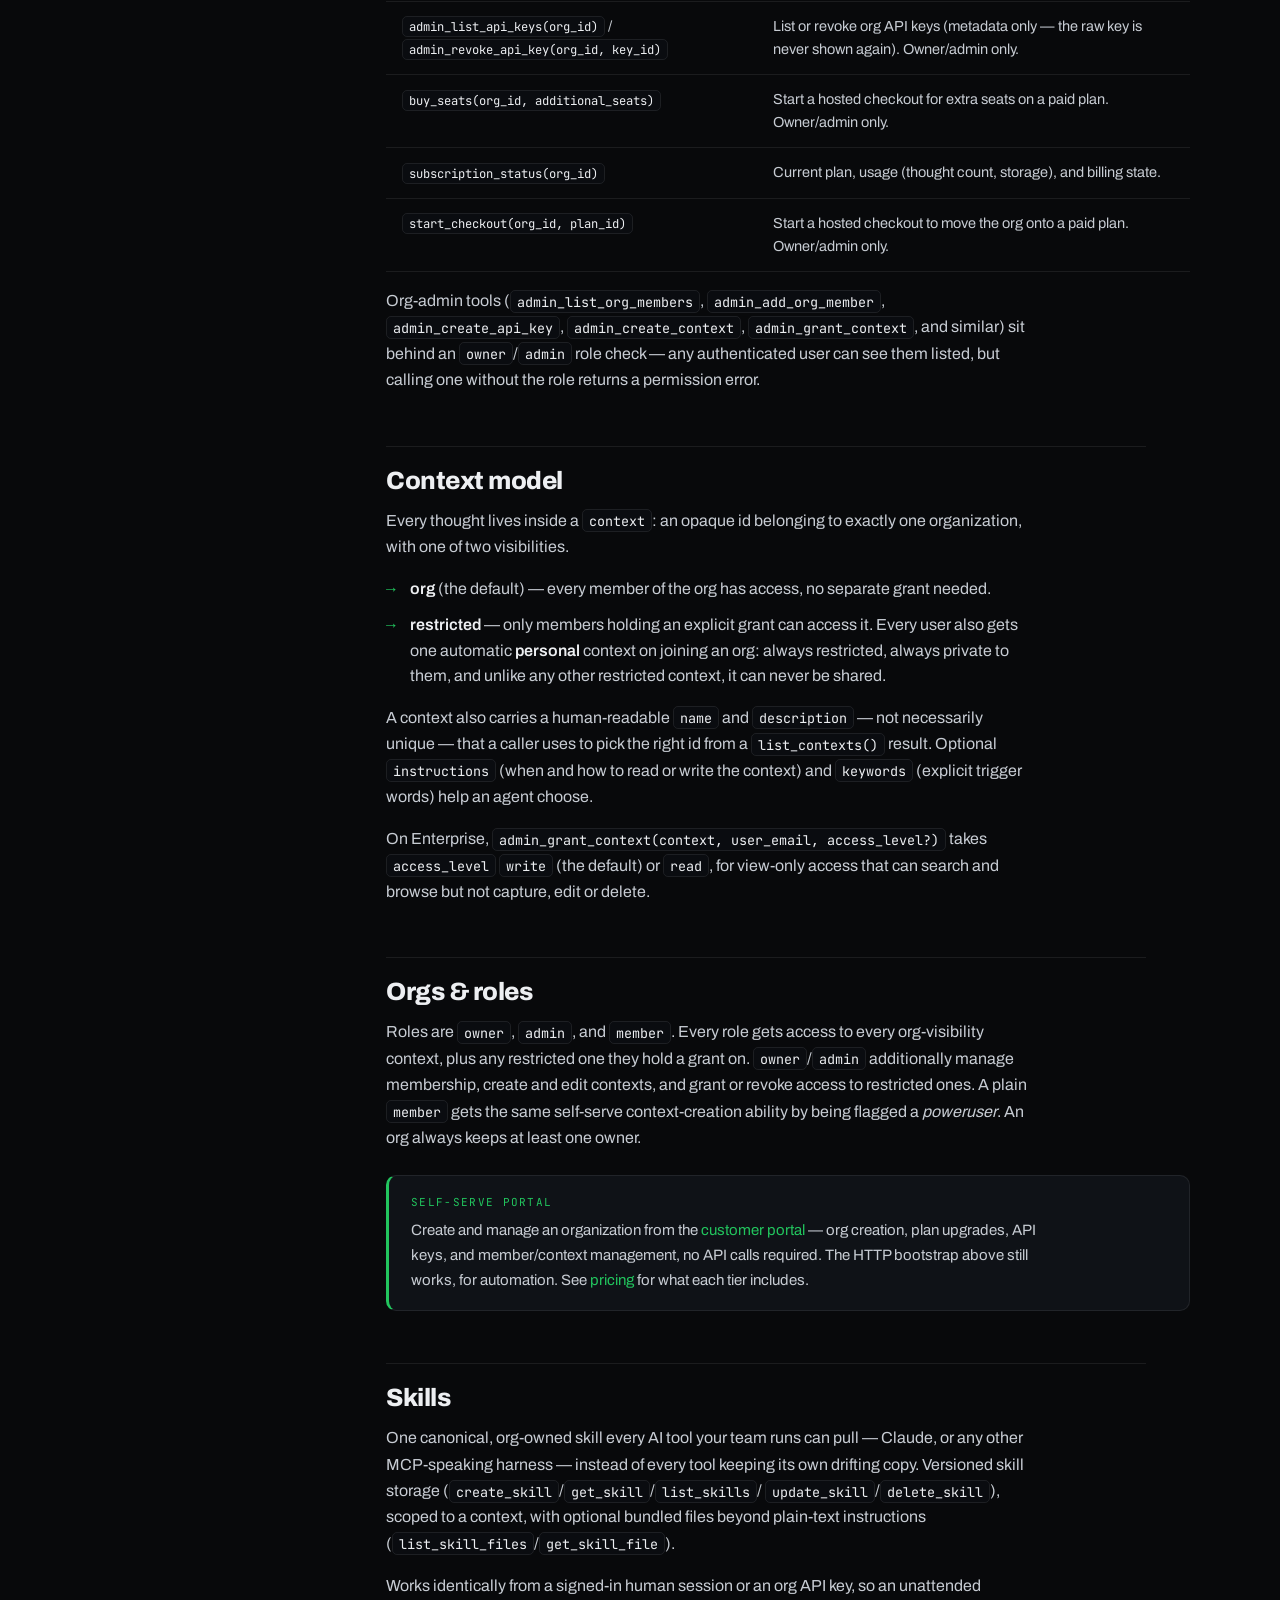
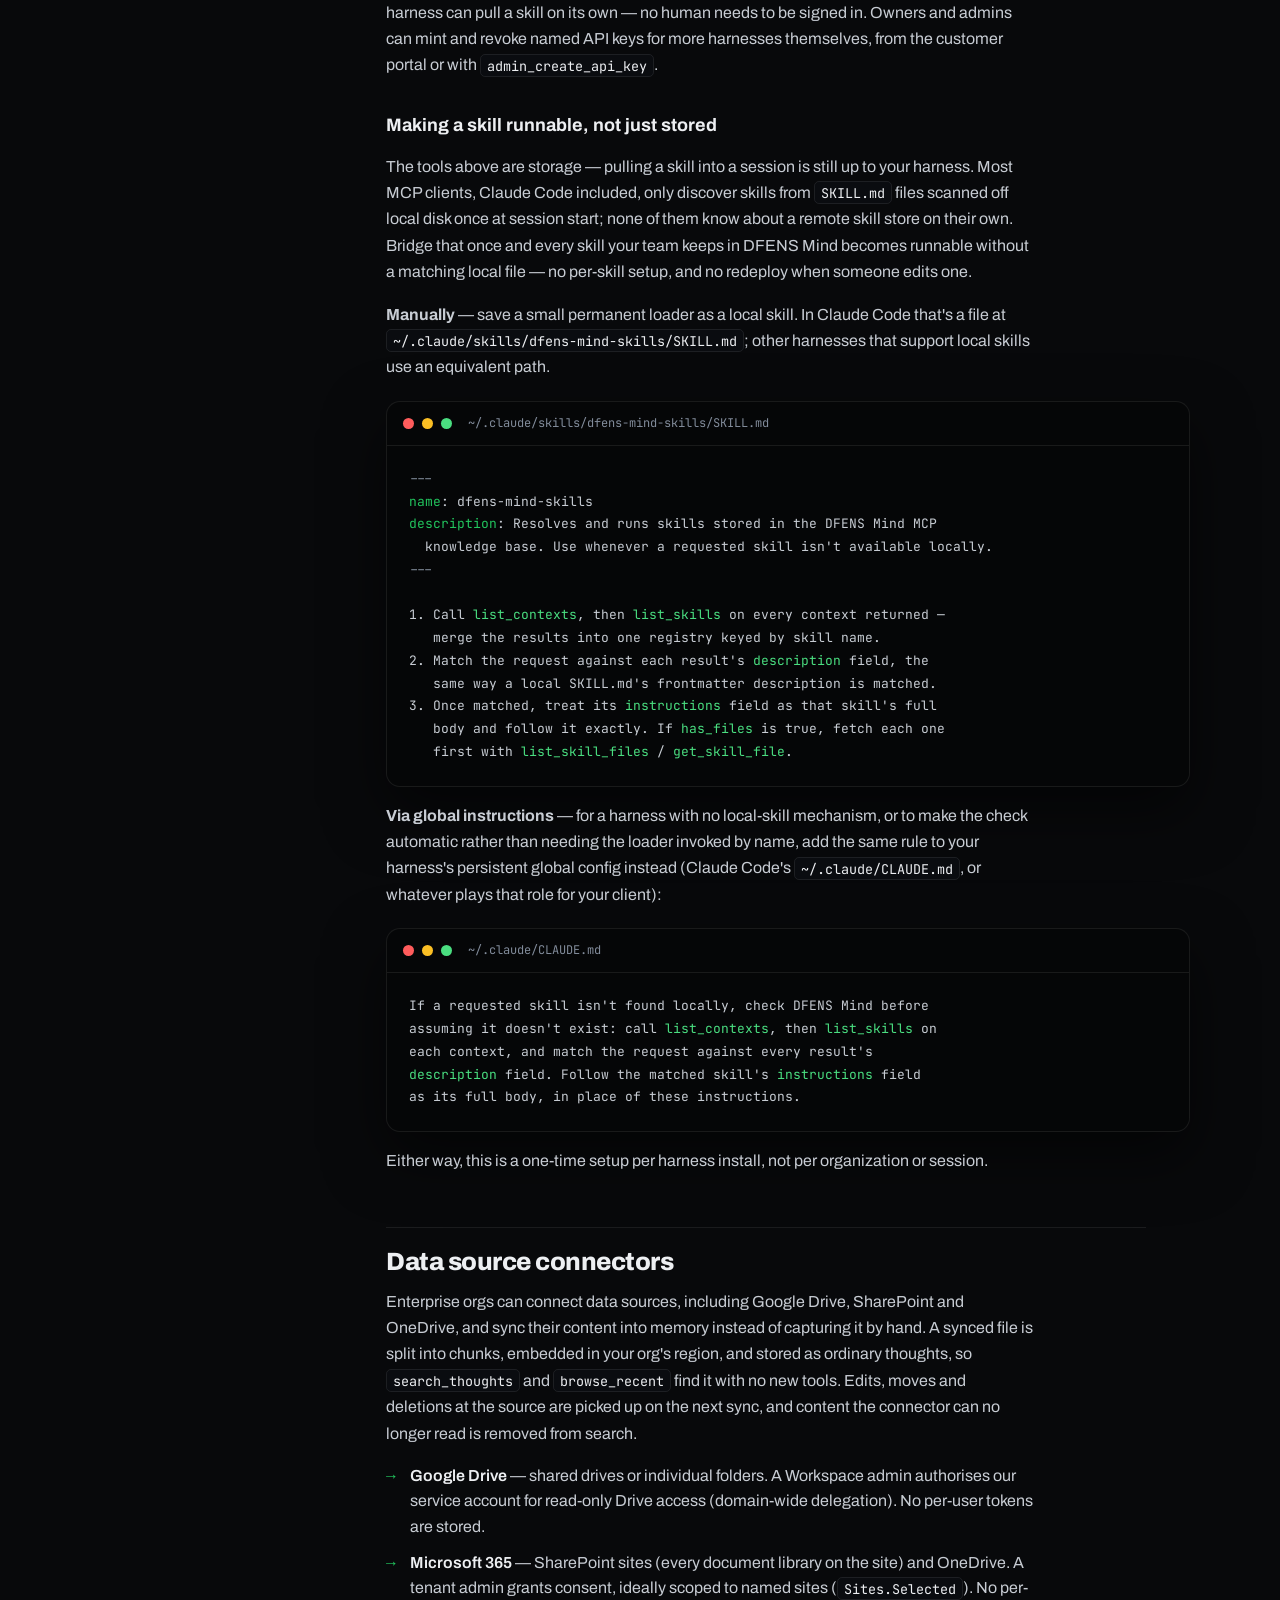
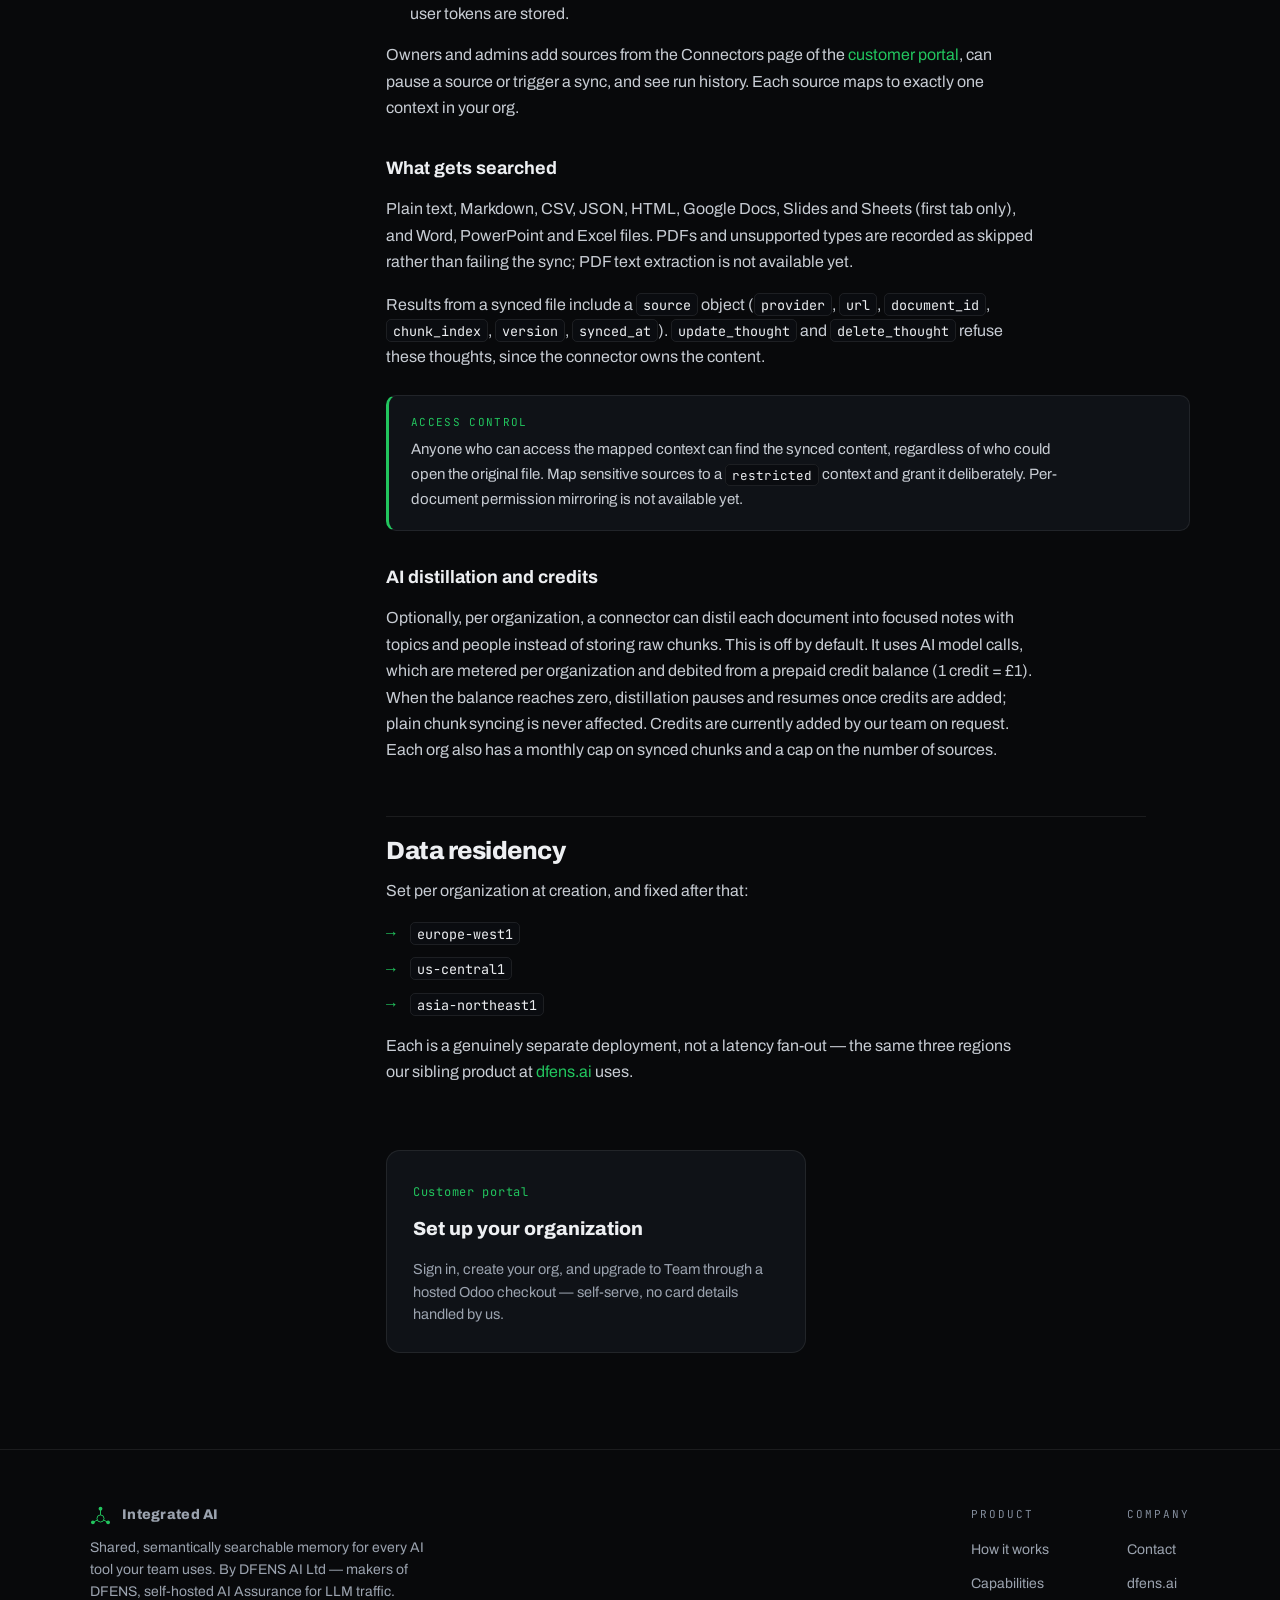
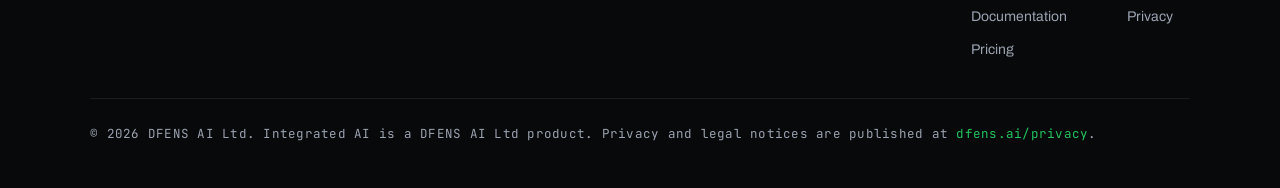
<file: developers/index.html>
<!DOCTYPE html>
<html lang="en">
<head>
<meta charset="utf-8">
<meta name="viewport" content="width=device-width, initial-scale=1">
<title>Documentation — Integrated AI</title>
<meta name="description" content="This page has moved to /documentation/.">
<link rel="canonical" href="/documentation/">
<meta http-equiv="refresh" content="0; url=/documentation/">
<link rel="icon" href="data:image/svg+xml,<svg xmlns='http://www.w3.org/2000/svg' viewBox='0 0 100 100'><line x1='50' y1='54' x2='50' y2='18' stroke='%2322c55e' stroke-width='6' stroke-linecap='round'/><line x1='50' y1='54' x2='22' y2='68' stroke='%2322c55e' stroke-width='6' stroke-linecap='round'/><line x1='50' y1='54' x2='78' y2='68' stroke='%2322c55e' stroke-width='6' stroke-linecap='round'/><circle cx='50' cy='18' r='10' fill='%2322c55e'/><circle cx='22' cy='68' r='10' fill='%2322c55e'/><circle cx='78' cy='68' r='10' fill='%2322c55e'/><circle cx='50' cy='54' r='16' fill='%2308090B' stroke='%2322c55e' stroke-width='5'/></svg>">
<script>location.replace('/documentation/');</script>
</head>
<body>
<p>This page has moved to <a href="/documentation/">/documentation/</a>.</p>
</body>
</html>
</file>
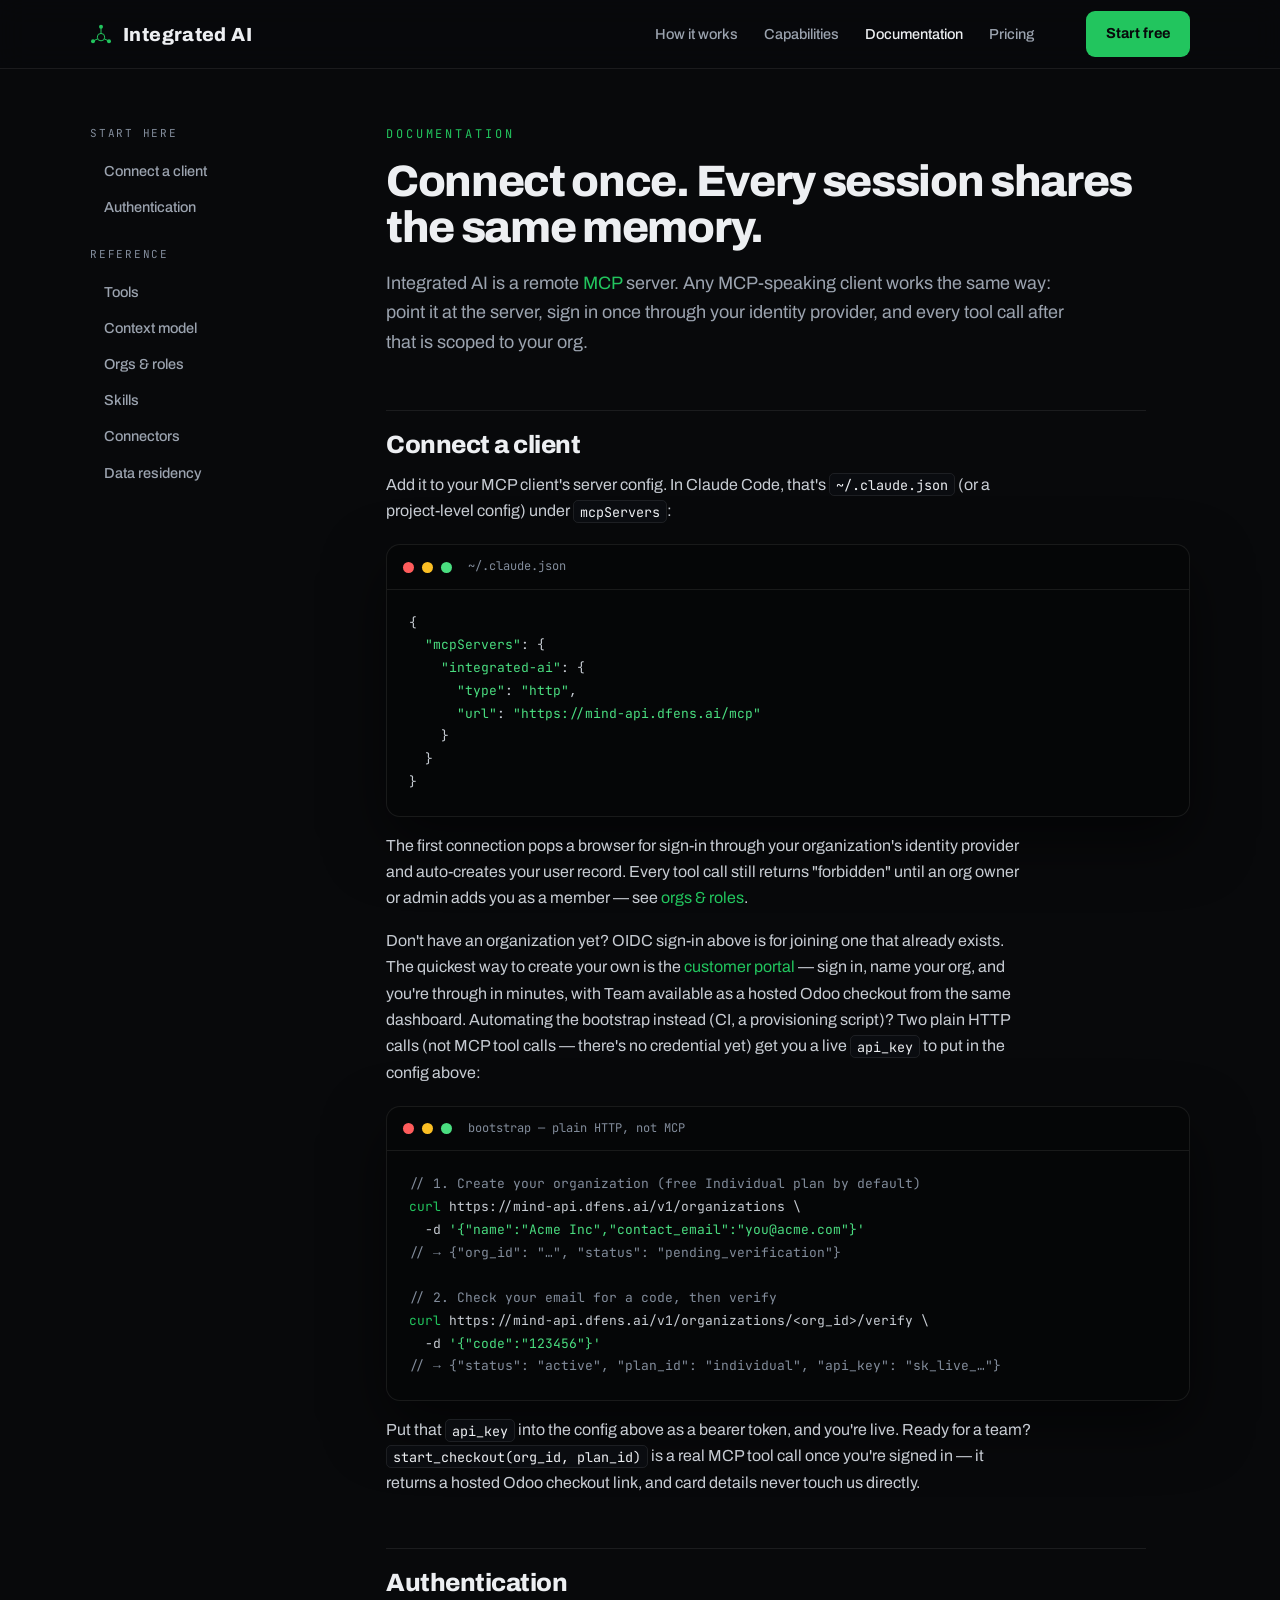
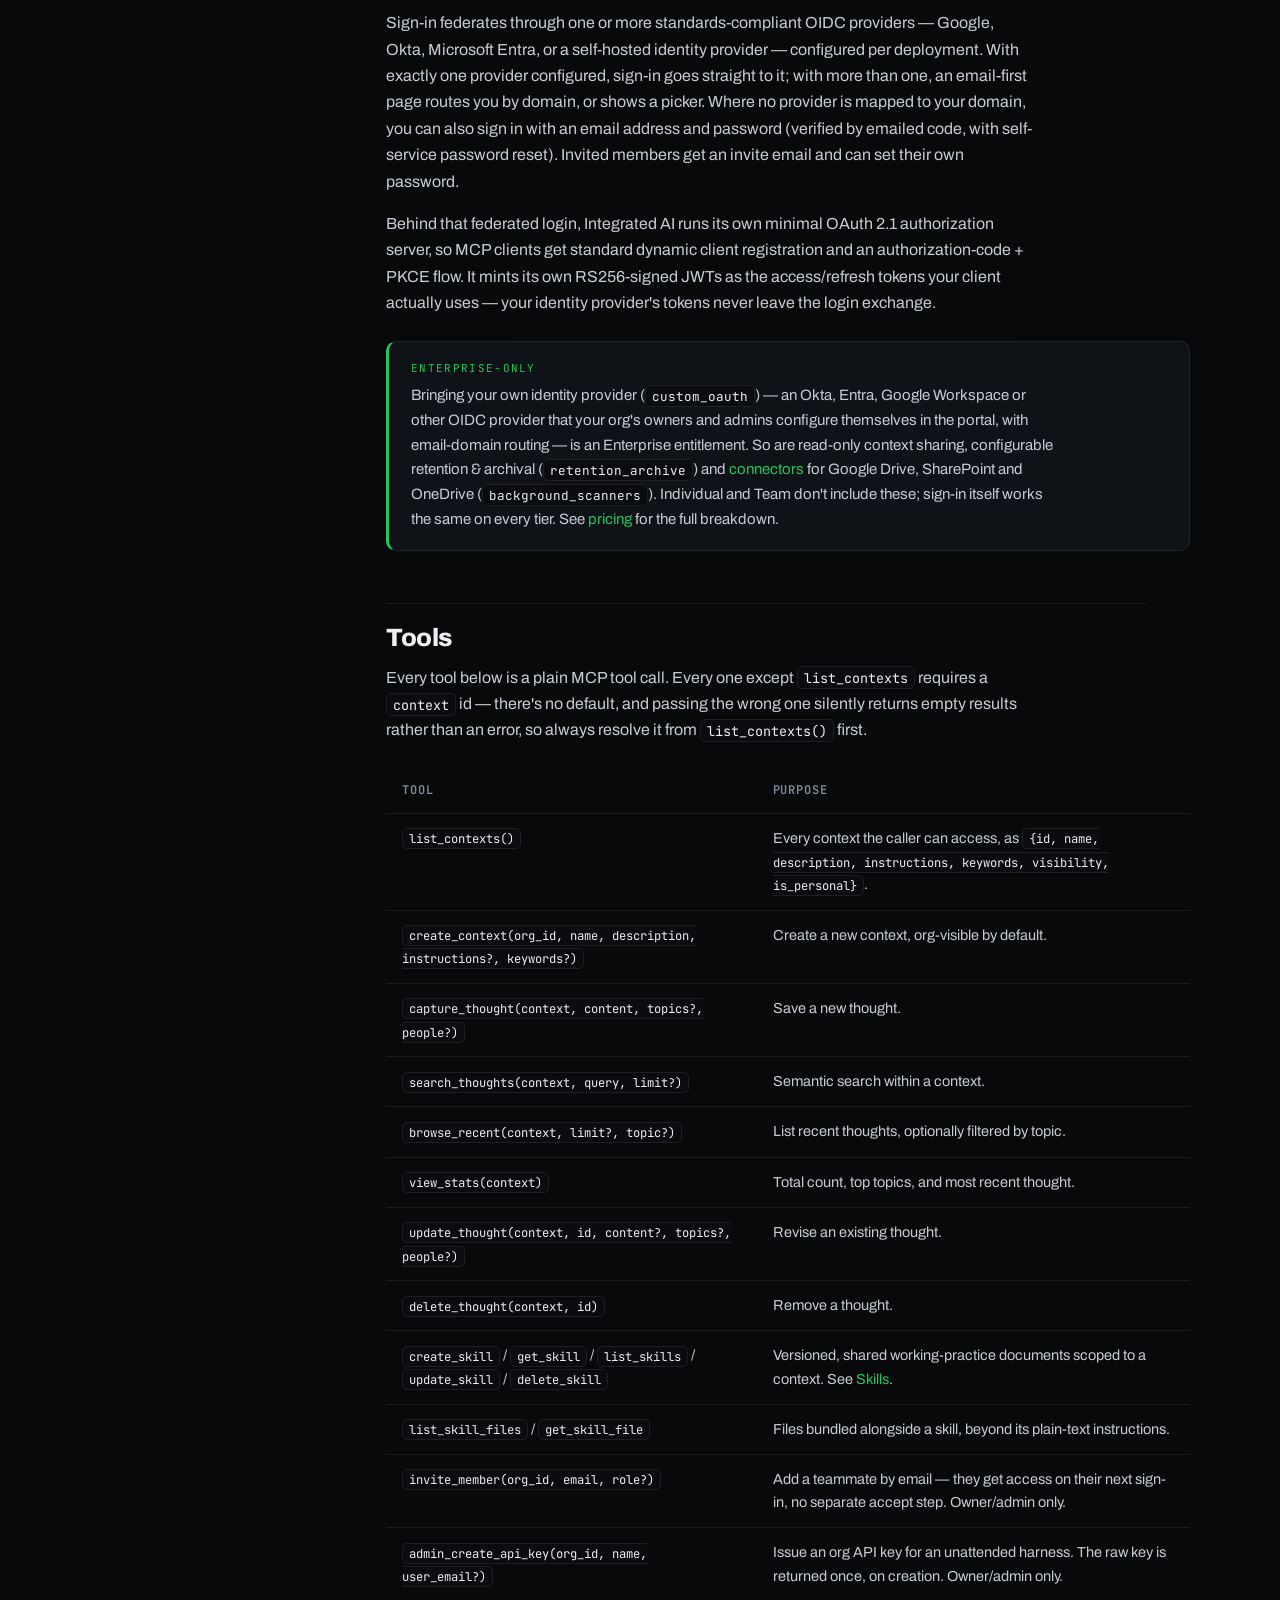
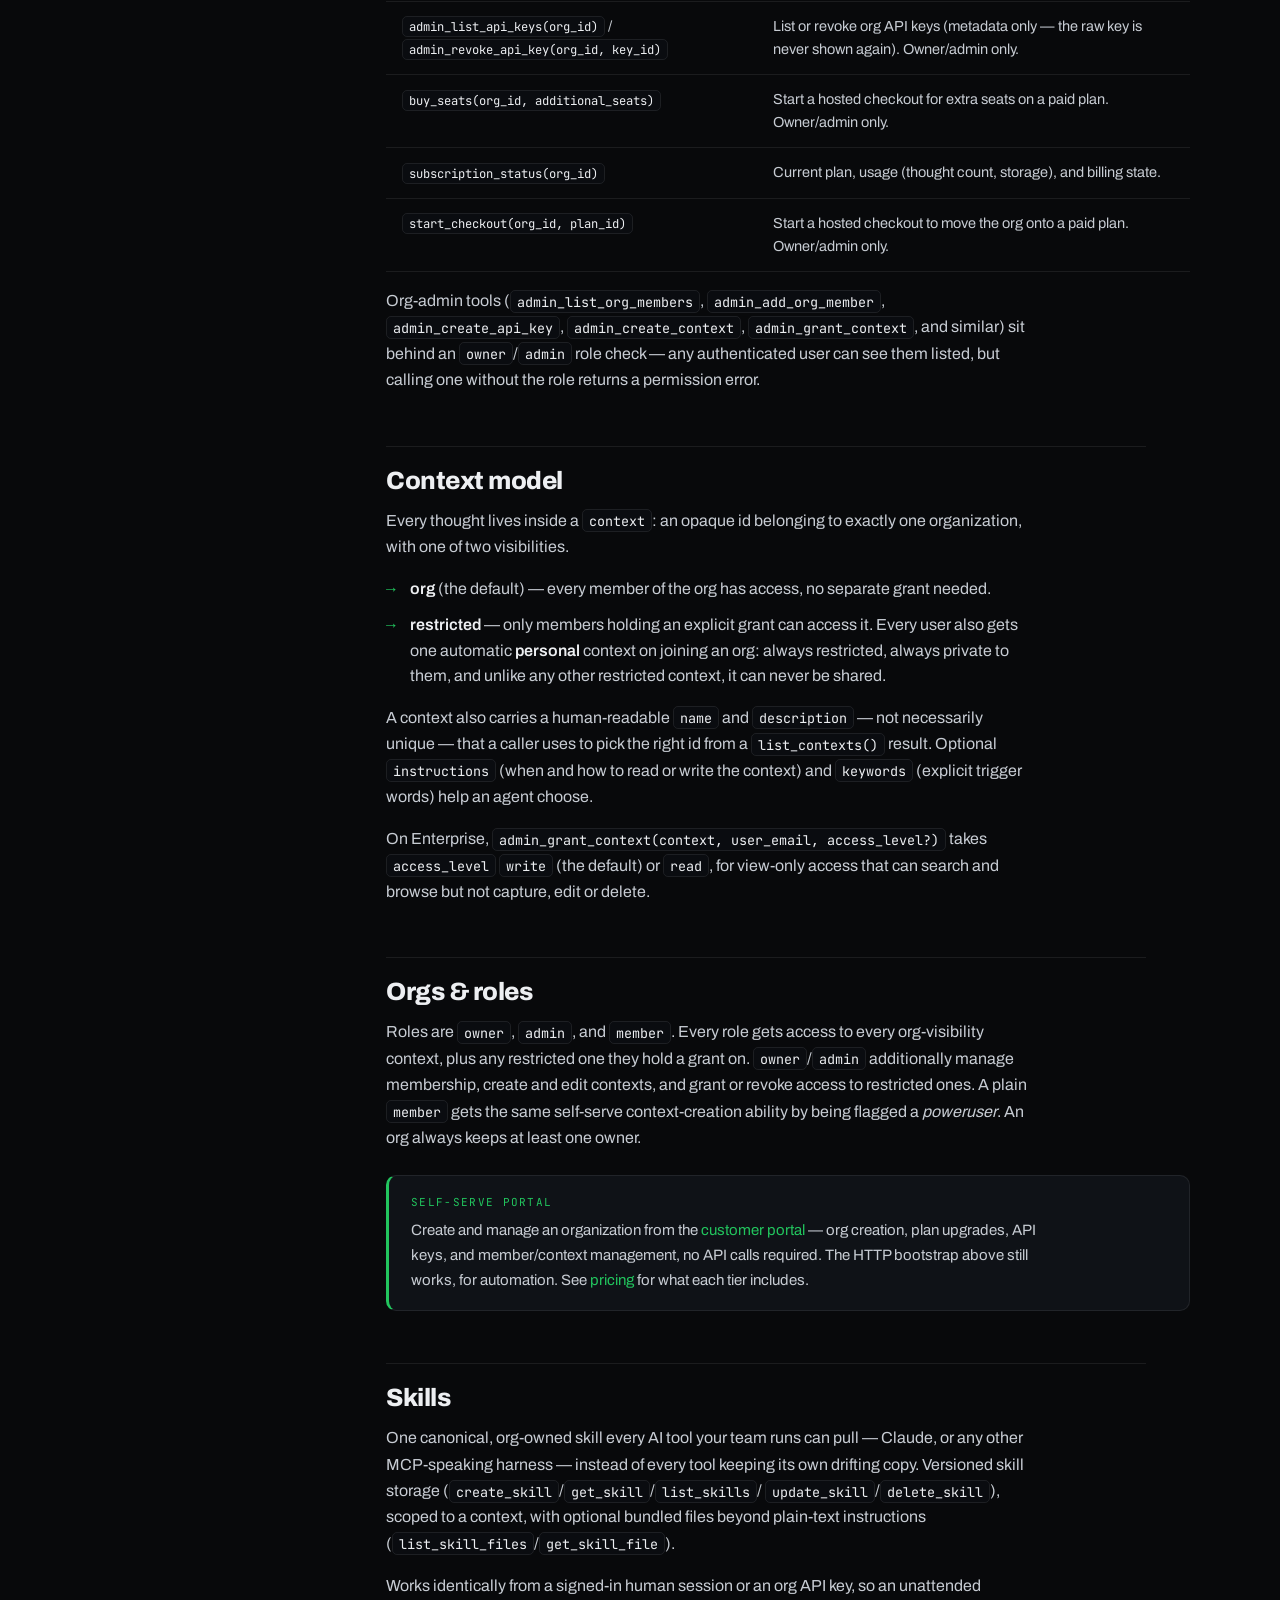
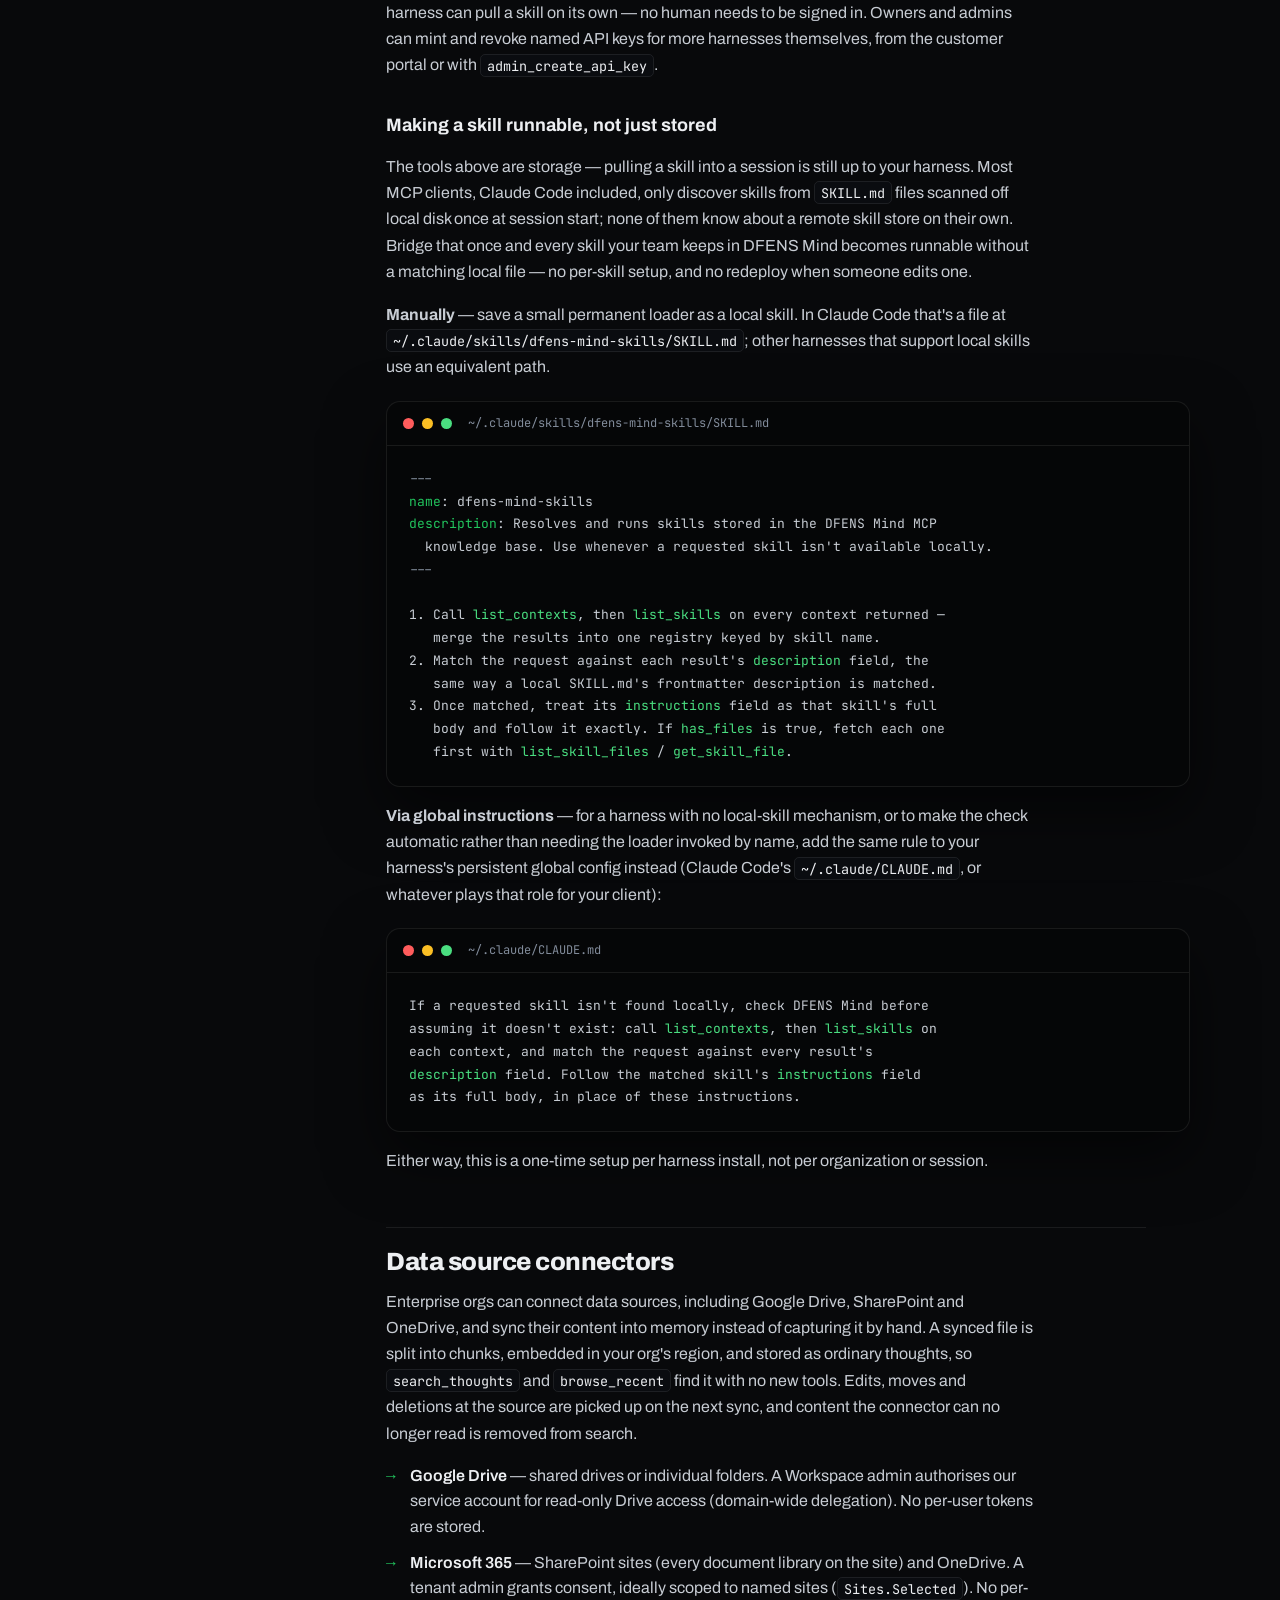
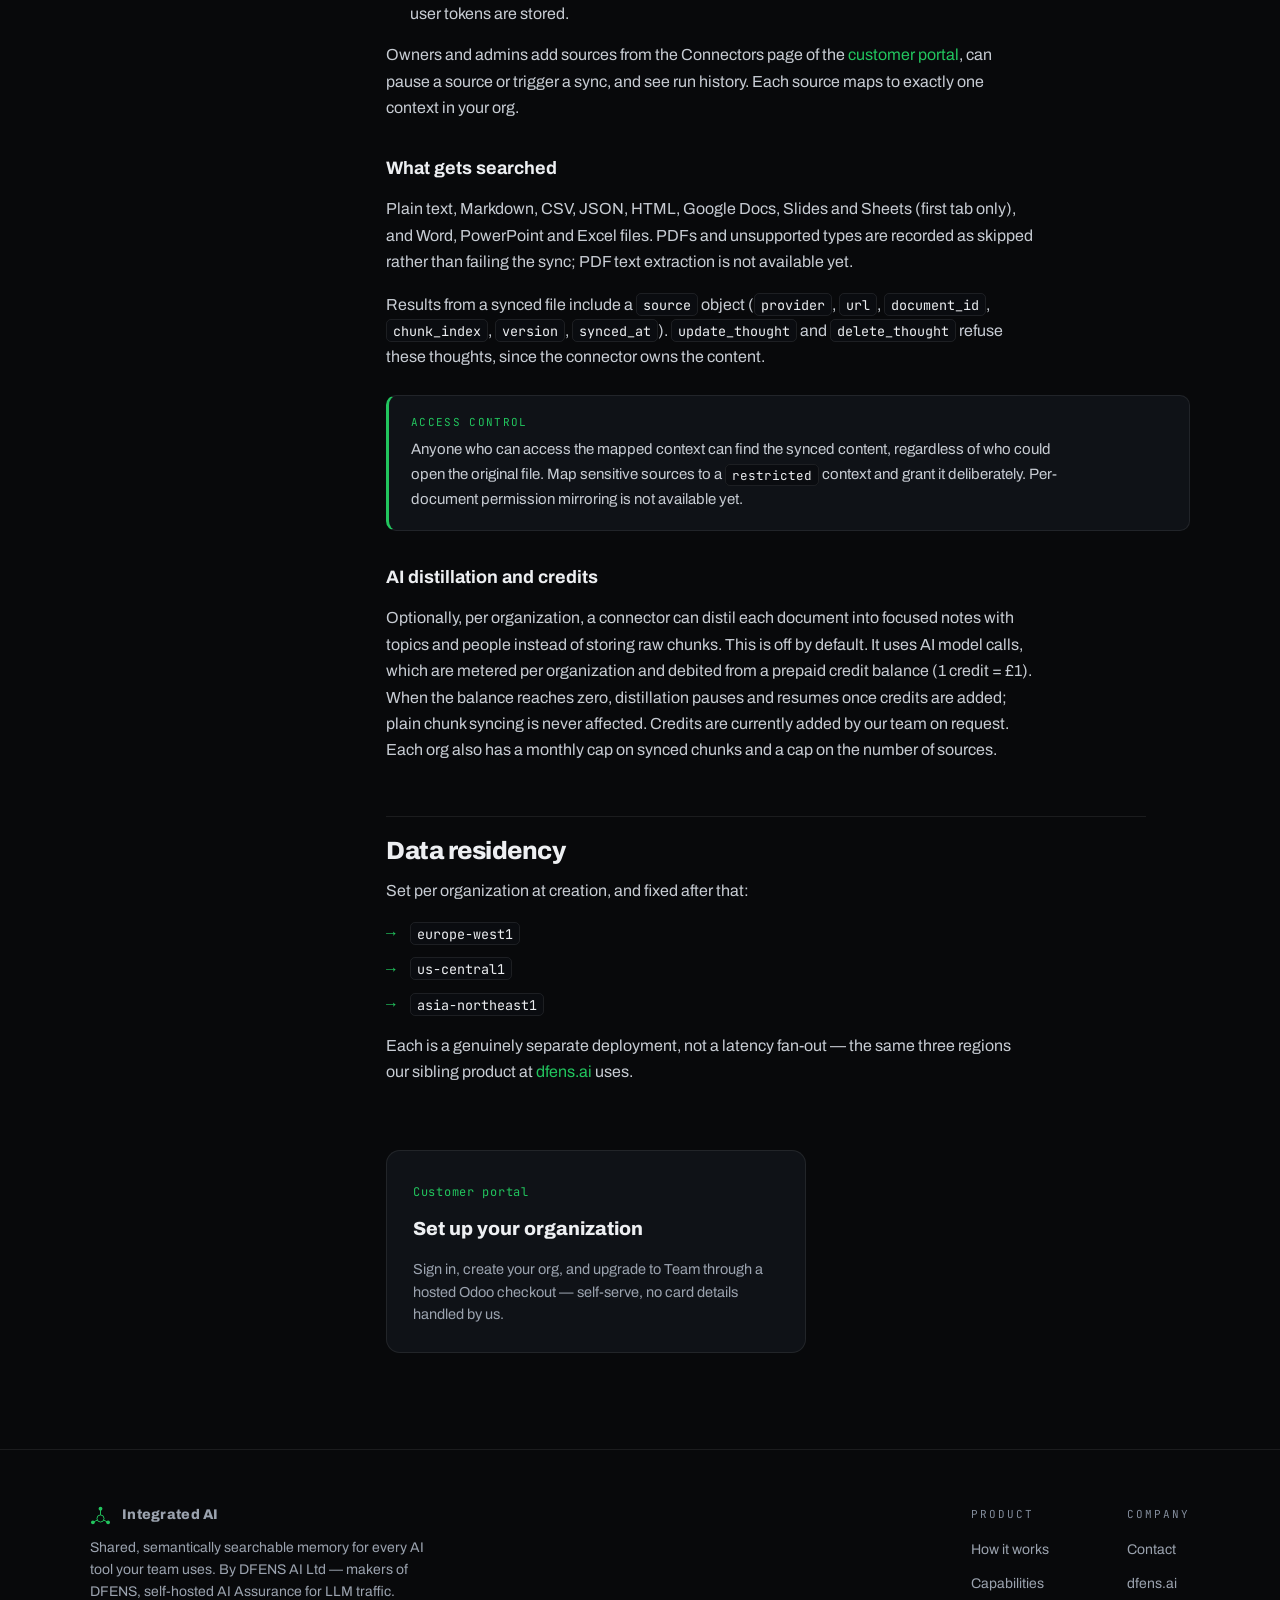
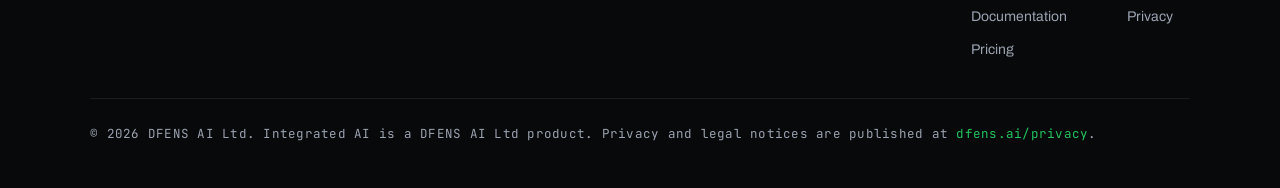
<file: documentation/index.html>
<!DOCTYPE html>
<html lang="en">
<head>
<meta charset="utf-8">
<meta name="viewport" content="width=device-width, initial-scale=1">
<title>Documentation — Integrated AI</title>
<meta name="description" content="Connect an MCP client to Integrated AI: setup, authentication, the full tool reference, the context/org model, and data residency.">
<link rel="stylesheet" href="/assets/style.css">
<link rel="icon" href="data:image/svg+xml,<svg xmlns='http://www.w3.org/2000/svg' viewBox='0 0 100 100'><line x1='50' y1='54' x2='50' y2='18' stroke='%2322c55e' stroke-width='6' stroke-linecap='round'/><line x1='50' y1='54' x2='22' y2='68' stroke='%2322c55e' stroke-width='6' stroke-linecap='round'/><line x1='50' y1='54' x2='78' y2='68' stroke='%2322c55e' stroke-width='6' stroke-linecap='round'/><circle cx='50' cy='18' r='10' fill='%2322c55e'/><circle cx='22' cy='68' r='10' fill='%2322c55e'/><circle cx='78' cy='68' r='10' fill='%2322c55e'/><circle cx='50' cy='54' r='16' fill='%2308090B' stroke='%2322c55e' stroke-width='5'/></svg>">
</head>
<body>

<a class="skip-link" href="#main">Skip to content</a>

<header>
  <div class="wrap">
    <nav aria-label="Primary">
      <a class="brand" href="/">
        <svg class="mark-svg" viewBox="12 8 76 70" width="22" height="20" aria-hidden="true"><line x1="50" y1="54" x2="50" y2="18" stroke="#22c55e" stroke-width="3.5" stroke-linecap="round"></line><line x1="50" y1="54" x2="22" y2="68" stroke="#22c55e" stroke-width="3.5" stroke-linecap="round"></line><line x1="50" y1="54" x2="78" y2="68" stroke="#22c55e" stroke-width="3.5" stroke-linecap="round"></line><circle cx="50" cy="18" r="7" fill="#22c55e"></circle><circle cx="22" cy="68" r="7" fill="#22c55e"></circle><circle cx="78" cy="68" r="7" fill="#22c55e"></circle><circle cx="50" cy="54" r="13" fill="#08090B" stroke="#22c55e" stroke-width="3.5"></circle></svg>
        <span>Integrated AI<span class="co"> · by DFENS AI</span></span>
      </a>
      <ul>
        <li class="hide-m"><a href="/#how">How it works</a></li>
        <li class="hide-m"><a href="/#capabilities">Capabilities</a></li>
        <li class="hide-m"><a href="/documentation/" aria-current="page">Documentation</a></li>
        <li class="hide-m"><a href="/pricing/">Pricing</a></li>
        <li>
          <details class="nav-more">
            <summary>Menu</summary>
            <div class="nav-more-panel">
              <a href="/#how">How it works</a>
              <a href="/#capabilities">Capabilities</a>
              <a href="/#security">Security</a>
              <a href="/documentation/" aria-current="page">Documentation</a>
              <a href="/pricing/">Pricing</a>
              <a href="/contact/">Contact</a>
            </div>
          </details>
        </li>
        <li><a class="btn" href="https://mind-api.dfens.ai/portal/onboarding"><span class="cta-full">Start free</span><span class="cta-short">Sign up</span></a></li>
      </ul>
    </nav>
  </div>
</header>

<main id="main">
<div class="docs">
  <nav class="docs-nav" aria-label="Documentation">
    <p class="docs-nav-h">Start here</p>
    <ul>
      <li><a href="#setup">Connect a client</a></li>
      <li><a href="#auth">Authentication</a></li>
    </ul>
    <p class="docs-nav-h">Reference</p>
    <ul>
      <li><a href="#tools">Tools</a></li>
      <li><a href="#contexts">Context model</a></li>
      <li><a href="#orgs">Orgs &amp; roles</a></li>
      <li><a href="#skills">Skills</a></li>
      <li><a href="#connectors">Connectors</a></li>
      <li><a href="#residency">Data residency</a></li>
    </ul>
  </nav>

  <div class="docs-main">
    <div class="kicker">Documentation</div>
    <h1>Connect once. Every session shares the same memory.</h1>
    <p class="lede">Integrated AI is a remote <a href="https://modelcontextprotocol.io" target="_blank" rel="noopener">MCP</a> server.
    Any MCP-speaking client works the same way: point it at the server, sign in
    once through your identity provider, and every tool call after that is
    scoped to your org.</p>

    <h2 id="setup">Connect a client</h2>
    <p>Add it to your MCP client's server config. In Claude Code, that's
    <code>~/.claude.json</code> (or a project-level config) under
    <code>mcpServers</code>:</p>
    <div class="term">
      <div class="term-bar"><span></span><span></span><span></span><span class="t">~/.claude.json</span></div>
      <pre>{
  <span class="g">"mcpServers"</span>: {
    <span class="g">"integrated-ai"</span>: {
      <span class="g">"type"</span>: <span class="g">"http"</span>,
      <span class="g">"url"</span>: <span class="g">"https://mind-api.dfens.ai/mcp"</span>
    }
  }
}</pre>
    </div>
    <p>The first connection pops a browser for sign-in through your organization's
    identity provider and auto-creates your user record. Every tool call still
    returns "forbidden" until an org owner or admin adds you as a member — see
    <a href="#orgs">orgs &amp; roles</a>.</p>
    <p>Don't have an organization yet? OIDC sign-in above is for joining one that
    already exists. The quickest way to create your own is the
    <a href="https://mind-api.dfens.ai/portal/onboarding">customer portal</a> — sign
    in, name your org, and you're through in minutes, with Team available as a
    hosted Odoo checkout from the same dashboard. Automating the bootstrap
    instead (CI, a provisioning script)? Two plain HTTP calls (not MCP tool
    calls — there's no credential yet) get you a live <code>api_key</code> to put
    in the config above:</p>

    <div class="term">
      <div class="term-bar"><span></span><span></span><span></span><span class="t">bootstrap — plain HTTP, not MCP</span></div>
      <pre><span class="c">// 1. Create your organization (free Individual plan by default)</span>
<span class="k">curl</span> https://mind-api.dfens.ai/v1/organizations \
  -d <span class="g">'{"name":"Acme Inc","contact_email":"you@acme.com"}'</span>
<span class="c">// → {"org_id": "…", "status": "pending_verification"}</span>

<span class="c">// 2. Check your email for a code, then verify</span>
<span class="k">curl</span> https://mind-api.dfens.ai/v1/organizations/&lt;org_id&gt;/verify \
  -d <span class="g">'{"code":"123456"}'</span>
<span class="c">// → {"status": "active", "plan_id": "individual", "api_key": "sk_live_…"}</span></pre>
    </div>

    <p>Put that <code>api_key</code> into the config above as a bearer token, and
    you're live. Ready for a team? <code>start_checkout(org_id, plan_id)</code> is
    a real MCP tool call once you're signed in — it returns a hosted Odoo checkout
    link, and card details never touch us directly.</p>

    <h2 id="auth">Authentication</h2>
    <p>Sign-in federates through one or more standards-compliant OIDC providers —
    Google, Okta, Microsoft Entra, or a self-hosted identity provider — configured
    per deployment. With exactly one provider configured, sign-in goes straight to
    it; with more than one, an email-first page routes you by domain, or shows a
    picker. Where no provider is mapped to your domain, you can also sign in
    with an email address and password (verified by emailed code, with
    self-service password reset). Invited members get an invite email and can
    set their own password.</p>
    <p>Behind that federated login, Integrated AI runs its own minimal OAuth 2.1
    authorization server, so MCP clients get standard dynamic client registration
    and an authorization-code + PKCE flow. It mints its own RS256-signed JWTs as
    the access/refresh tokens your client actually uses — your identity
    provider's tokens never leave the login exchange.</p>
    <div class="note-box">
      <span class="nb-label">Enterprise-only</span>
      <p>Bringing your own identity provider (<code>custom_oauth</code>) — an
      Okta, Entra, Google Workspace or other OIDC provider that your org's
      owners and admins configure themselves in the portal, with email-domain
      routing — is an Enterprise entitlement. So are read-only context sharing,
      configurable retention &amp; archival (<code>retention_archive</code>) and
      <a href="#connectors">connectors</a> for Google Drive, SharePoint and
      OneDrive (<code>background_scanners</code>). Individual and Team don't
      include these; sign-in itself works the same on every tier. See
      <a href="/pricing/">pricing</a> for the full breakdown.</p>
    </div>

    <h2 id="tools">Tools</h2>
    <p>Every tool below is a plain MCP tool call. Every one except
    <code>list_contexts</code> requires a <code>context</code> id — there's no
    default, and passing the wrong one silently returns empty results rather
    than an error, so always resolve it from <code>list_contexts()</code> first.</p>
    <div class="table-scroll">
      <table>
        <thead><tr><th>Tool</th><th>Purpose</th></tr></thead>
        <tbody>
          <tr><td><code>list_contexts()</code></td><td>Every context the caller can access, as <code>{id, name, description, instructions, keywords, visibility, is_personal}</code>.</td></tr>
          <tr><td><code>create_context(org_id, name, description, instructions?, keywords?)</code></td><td>Create a new context, org-visible by default.</td></tr>
          <tr><td><code>capture_thought(context, content, topics?, people?)</code></td><td>Save a new thought.</td></tr>
          <tr><td><code>search_thoughts(context, query, limit?)</code></td><td>Semantic search within a context.</td></tr>
          <tr><td><code>browse_recent(context, limit?, topic?)</code></td><td>List recent thoughts, optionally filtered by topic.</td></tr>
          <tr><td><code>view_stats(context)</code></td><td>Total count, top topics, and most recent thought.</td></tr>
          <tr><td><code>update_thought(context, id, content?, topics?, people?)</code></td><td>Revise an existing thought.</td></tr>
          <tr><td><code>delete_thought(context, id)</code></td><td>Remove a thought.</td></tr>
          <tr><td><code>create_skill</code> / <code>get_skill</code> / <code>list_skills</code> / <code>update_skill</code> / <code>delete_skill</code></td><td>Versioned, shared working-practice documents scoped to a context. See <a href="#skills">Skills</a>.</td></tr>
          <tr><td><code>list_skill_files</code> / <code>get_skill_file</code></td><td>Files bundled alongside a skill, beyond its plain-text instructions.</td></tr>
          <tr><td><code>invite_member(org_id, email, role?)</code></td><td>Add a teammate by email — they get access on their next sign-in, no separate accept step. Owner/admin only.</td></tr>
          <tr><td><code>admin_create_api_key(org_id, name, user_email?)</code></td><td>Issue an org API key for an unattended harness. The raw key is returned once, on creation. Owner/admin only.</td></tr>
          <tr><td><code>admin_list_api_keys(org_id)</code> / <code>admin_revoke_api_key(org_id, key_id)</code></td><td>List or revoke org API keys (metadata only — the raw key is never shown again). Owner/admin only.</td></tr>
          <tr><td><code>buy_seats(org_id, additional_seats)</code></td><td>Start a hosted checkout for extra seats on a paid plan. Owner/admin only.</td></tr>
          <tr><td><code>subscription_status(org_id)</code></td><td>Current plan, usage (thought count, storage), and billing state.</td></tr>
          <tr><td><code>start_checkout(org_id, plan_id)</code></td><td>Start a hosted checkout to move the org onto a paid plan. Owner/admin only.</td></tr>
        </tbody>
      </table>
    </div>
    <p>Org-admin tools (<code>admin_list_org_members</code>, <code>admin_add_org_member</code>,
    <code>admin_create_api_key</code>, <code>admin_create_context</code>,
    <code>admin_grant_context</code>, and similar) sit behind an <code>owner</code>/<code>admin</code>
    role check — any authenticated user can see them listed, but calling one without the
    role returns a permission error.</p>

    <h2 id="contexts">Context model</h2>
    <p>Every thought lives inside a <code>context</code>: an opaque id belonging to
    exactly one organization, with one of two visibilities.</p>
    <ul>
      <li><strong>org</strong> (the default) — every member of the org has access, no
      separate grant needed.</li>
      <li><strong>restricted</strong> — only members holding an explicit grant can
      access it. Every user also gets one automatic <strong>personal</strong>
      context on joining an org: always restricted, always private to them, and
      unlike any other restricted context, it can never be shared.</li>
    </ul>
    <p>A context also carries a human-readable <code>name</code> and
    <code>description</code> — not necessarily unique — that a caller uses to pick
    the right id from a <code>list_contexts()</code> result. Optional
    <code>instructions</code> (when and how to read or write the context) and
    <code>keywords</code> (explicit trigger words) help an agent choose.</p>
    <p>On Enterprise, <code>admin_grant_context(context, user_email, access_level?)</code>
    takes <code>access_level</code> <code>write</code> (the default) or
    <code>read</code>, for view-only access that can search and browse but not
    capture, edit or delete.</p>

    <h2 id="orgs">Orgs &amp; roles</h2>
    <p>Roles are <code>owner</code>, <code>admin</code>, and <code>member</code>. Every role
    gets access to every org-visibility context, plus any restricted one they
    hold a grant on. <code>owner</code>/<code>admin</code> additionally manage
    membership, create and edit contexts, and grant or revoke access to
    restricted ones. A plain <code>member</code> gets the same self-serve
    context-creation ability by being flagged a <em>poweruser</em>. An org always
    keeps at least one owner.</p>
    <div class="note-box">
      <span class="nb-label">Self-serve portal</span>
      <p>Create and manage an organization from the
      <a href="https://mind-api.dfens.ai/portal/onboarding">customer portal</a> — org
      creation, plan upgrades, API keys, and member/context management, no API
      calls required. The HTTP bootstrap above still works, for automation. See
      <a href="/pricing/">pricing</a> for what each tier includes.</p>
    </div>

    <h2 id="skills">Skills</h2>
    <p>One canonical, org-owned skill every AI tool your team runs can pull —
    Claude, or any other MCP-speaking harness — instead of every tool keeping
    its own drifting copy. Versioned skill storage
    (<code>create_skill</code>/<code>get_skill</code>/<code>list_skills</code>/
    <code>update_skill</code>/<code>delete_skill</code>), scoped to a context,
    with optional bundled files beyond plain-text instructions
    (<code>list_skill_files</code>/<code>get_skill_file</code>).</p>
    <p>Works identically from a signed-in human session or an org API key, so
    an unattended harness can pull a skill on its own — no human needs to be
    signed in. Owners and admins can mint and revoke named API keys for more
    harnesses themselves, from the customer portal or with
    <code>admin_create_api_key</code>.</p>

    <h3>Making a skill runnable, not just stored</h3>
    <p>The tools above are storage — pulling a skill into a session is still
    up to your harness. Most MCP clients, Claude Code included, only
    discover skills from <code>SKILL.md</code> files scanned off local disk
    once at session start; none of them know about a remote skill store on
    their own. Bridge that once and every skill your team keeps in DFENS
    Mind becomes runnable without a matching local file — no per-skill
    setup, and no redeploy when someone edits one.</p>
    <p><strong>Manually</strong> — save a small permanent loader as a local
    skill. In Claude Code that's a file at
    <code>~/.claude/skills/dfens-mind-skills/SKILL.md</code>; other harnesses
    that support local skills use an equivalent path.</p>
    <div class="term">
      <div class="term-bar"><span></span><span></span><span></span><span class="t">~/.claude/skills/dfens-mind-skills/SKILL.md</span></div>
      <pre><span class="c">---</span>
<span class="k">name</span>: dfens-mind-skills
<span class="k">description</span>: Resolves and runs skills stored in the DFENS Mind MCP
  knowledge base. Use whenever a requested skill isn't available locally.
<span class="c">---</span>

1. Call <span class="g">list_contexts</span>, then <span class="g">list_skills</span> on every context returned —
   merge the results into one registry keyed by skill name.
2. Match the request against each result's <span class="g">description</span> field, the
   same way a local SKILL.md's frontmatter description is matched.
3. Once matched, treat its <span class="g">instructions</span> field as that skill's full
   body and follow it exactly. If <span class="g">has_files</span> is true, fetch each one
   first with <span class="g">list_skill_files</span> / <span class="g">get_skill_file</span>.</pre>
    </div>
    <p><strong>Via global instructions</strong> — for a harness with no local-skill
    mechanism, or to make the check automatic rather than needing the loader
    invoked by name, add the same rule to your harness's persistent global
    config instead (Claude Code's <code>~/.claude/CLAUDE.md</code>, or
    whatever plays that role for your client):</p>
    <div class="term">
      <div class="term-bar"><span></span><span></span><span></span><span class="t">~/.claude/CLAUDE.md</span></div>
      <pre>If a requested skill isn't found locally, check DFENS Mind before
assuming it doesn't exist: call <span class="g">list_contexts</span>, then <span class="g">list_skills</span> on
each context, and match the request against every result's
<span class="g">description</span> field. Follow the matched skill's <span class="g">instructions</span> field
as its full body, in place of these instructions.</pre>
    </div>
    <p>Either way, this is a one-time setup per harness install, not per
    organization or session.</p>

    <h2 id="connectors">Data source connectors</h2>
    <p>Enterprise orgs can connect data sources, including Google Drive,
    SharePoint and OneDrive, and sync their content into memory instead of
    capturing it by hand. A synced file is split into chunks, embedded in your
    org's region, and stored as ordinary thoughts, so <code>search_thoughts</code>
    and <code>browse_recent</code> find it with no new tools. Edits, moves and
    deletions at the source are picked up on the next sync, and content the
    connector can no longer read is removed from search.</p>
    <ul>
      <li><strong>Google Drive</strong> — shared drives or individual folders. A
      Workspace admin authorises our service account for read-only Drive access
      (domain-wide delegation). No per-user tokens are stored.</li>
      <li><strong>Microsoft 365</strong> — SharePoint sites (every document
      library on the site) and OneDrive. A tenant admin grants consent, ideally
      scoped to named sites (<code>Sites.Selected</code>). No per-user tokens
      are stored.</li>
    </ul>
    <p>Owners and admins add sources from the Connectors page of the
    <a href="https://mind-api.dfens.ai/portal/">customer portal</a>, can pause a
    source or trigger a sync, and see run history. Each source maps to exactly
    one context in your org.</p>
    <h3>What gets searched</h3>
    <p>Plain text, Markdown, CSV, JSON, HTML, Google Docs, Slides and Sheets (first
    tab only), and Word, PowerPoint and Excel files. PDFs and unsupported types
    are recorded as skipped rather than failing the sync; PDF text extraction is
    not available yet.</p>
    <p>Results from a synced file include a <code>source</code> object
    (<code>provider</code>, <code>url</code>, <code>document_id</code>,
    <code>chunk_index</code>, <code>version</code>, <code>synced_at</code>).
    <code>update_thought</code> and <code>delete_thought</code> refuse these
    thoughts, since the connector owns the content.</p>
    <div class="note-box">
      <span class="nb-label">Access control</span>
      <p>Anyone who can access the mapped context can find the synced content,
      regardless of who could open the original file. Map sensitive sources to a
      <code>restricted</code> context and grant it deliberately. Per-document
      permission mirroring is not available yet.</p>
    </div>
    <h3>AI distillation and credits</h3>
    <p>Optionally, per organization, a connector can distil each document into
    focused notes with topics and people instead of storing raw chunks. This is
    off by default. It uses AI model calls, which are metered per organization
    and debited from a prepaid credit balance (1 credit = £1). When the balance
    reaches zero, distillation pauses and resumes once credits are added; plain
    chunk syncing is never affected. Credits are currently added by our team on
    request. Each org also has a monthly cap on synced chunks and a cap on the
    number of sources.</p>

    <h2 id="residency">Data residency</h2>
    <p>Set per organization at creation, and fixed after that:</p>
    <ul>
      <li><code>europe-west1</code></li>
      <li><code>us-central1</code></li>
      <li><code>asia-northeast1</code></li>
    </ul>
    <p>Each is a genuinely separate deployment, not a latency fan-out — the same
    three regions our sibling product at <a href="https://dfens.ai">dfens.ai</a> uses.</p>

    <div class="doc-cards" style="margin-top:64px; grid-template-columns:1fr; max-width:420px;">
      <a class="doc-card" href="https://mind-api.dfens.ai/portal/onboarding">
        <span class="dc-k">Customer portal</span>
        <h3>Set up your organization</h3>
        <p>Sign in, create your org, and upgrade to Team through a hosted Odoo
        checkout — self-serve, no card details handled by us.</p>
      </a>
    </div>
  </div>
</div>
</main>

<footer>
  <div class="wrap">
    <div class="foot">
      <div>
        <a class="brand" href="/">
          <svg class="mark-svg" viewBox="12 8 76 70" width="21" height="19" aria-hidden="true"><line x1="50" y1="54" x2="50" y2="18" stroke="#22c55e" stroke-width="3.5" stroke-linecap="round"></line><line x1="50" y1="54" x2="22" y2="68" stroke="#22c55e" stroke-width="3.5" stroke-linecap="round"></line><line x1="50" y1="54" x2="78" y2="68" stroke="#22c55e" stroke-width="3.5" stroke-linecap="round"></line><circle cx="50" cy="18" r="7" fill="#22c55e"></circle><circle cx="22" cy="68" r="7" fill="#22c55e"></circle><circle cx="78" cy="68" r="7" fill="#22c55e"></circle><circle cx="50" cy="54" r="13" fill="#08090B" stroke="#22c55e" stroke-width="3.5"></circle></svg>
          <span>Integrated AI</span>
        </a>
        <p style="margin-top:12px; max-width:340px; color:var(--text-dim);">Shared, semantically searchable memory for every AI tool your team uses. By
        DFENS AI Ltd — makers of <a href="https://dfens.ai">DFENS</a>, self-hosted AI
        Assurance for LLM traffic.</p>
      </div>
      <div class="cols">
        <div>
          <p class="foot-h">Product</p>
          <ul>
            <li><a href="/#how">How it works</a></li>
            <li><a href="/#capabilities">Capabilities</a></li>
            <li><a href="/documentation/" aria-current="page">Documentation</a></li>
            <li><a href="/pricing/">Pricing</a></li>
          </ul>
        </div>
        <div>
          <p class="foot-h">Company</p>
          <ul>
            <li><a href="/contact/">Contact</a></li>
            <li><a href="https://dfens.ai">dfens.ai</a></li>
            <li><a href="https://dfens.ai/privacy">Privacy</a></li>
          </ul>
        </div>
      </div>
    </div>
    <p class="legal">&copy; 2026 DFENS AI Ltd. Integrated AI is a DFENS AI Ltd product. Privacy and legal notices are published at <a href="https://dfens.ai/privacy">dfens.ai/privacy</a>.</p>
  </div>
</footer>

<script src="/assets/site.js"></script>
</body>
</html>
</file>
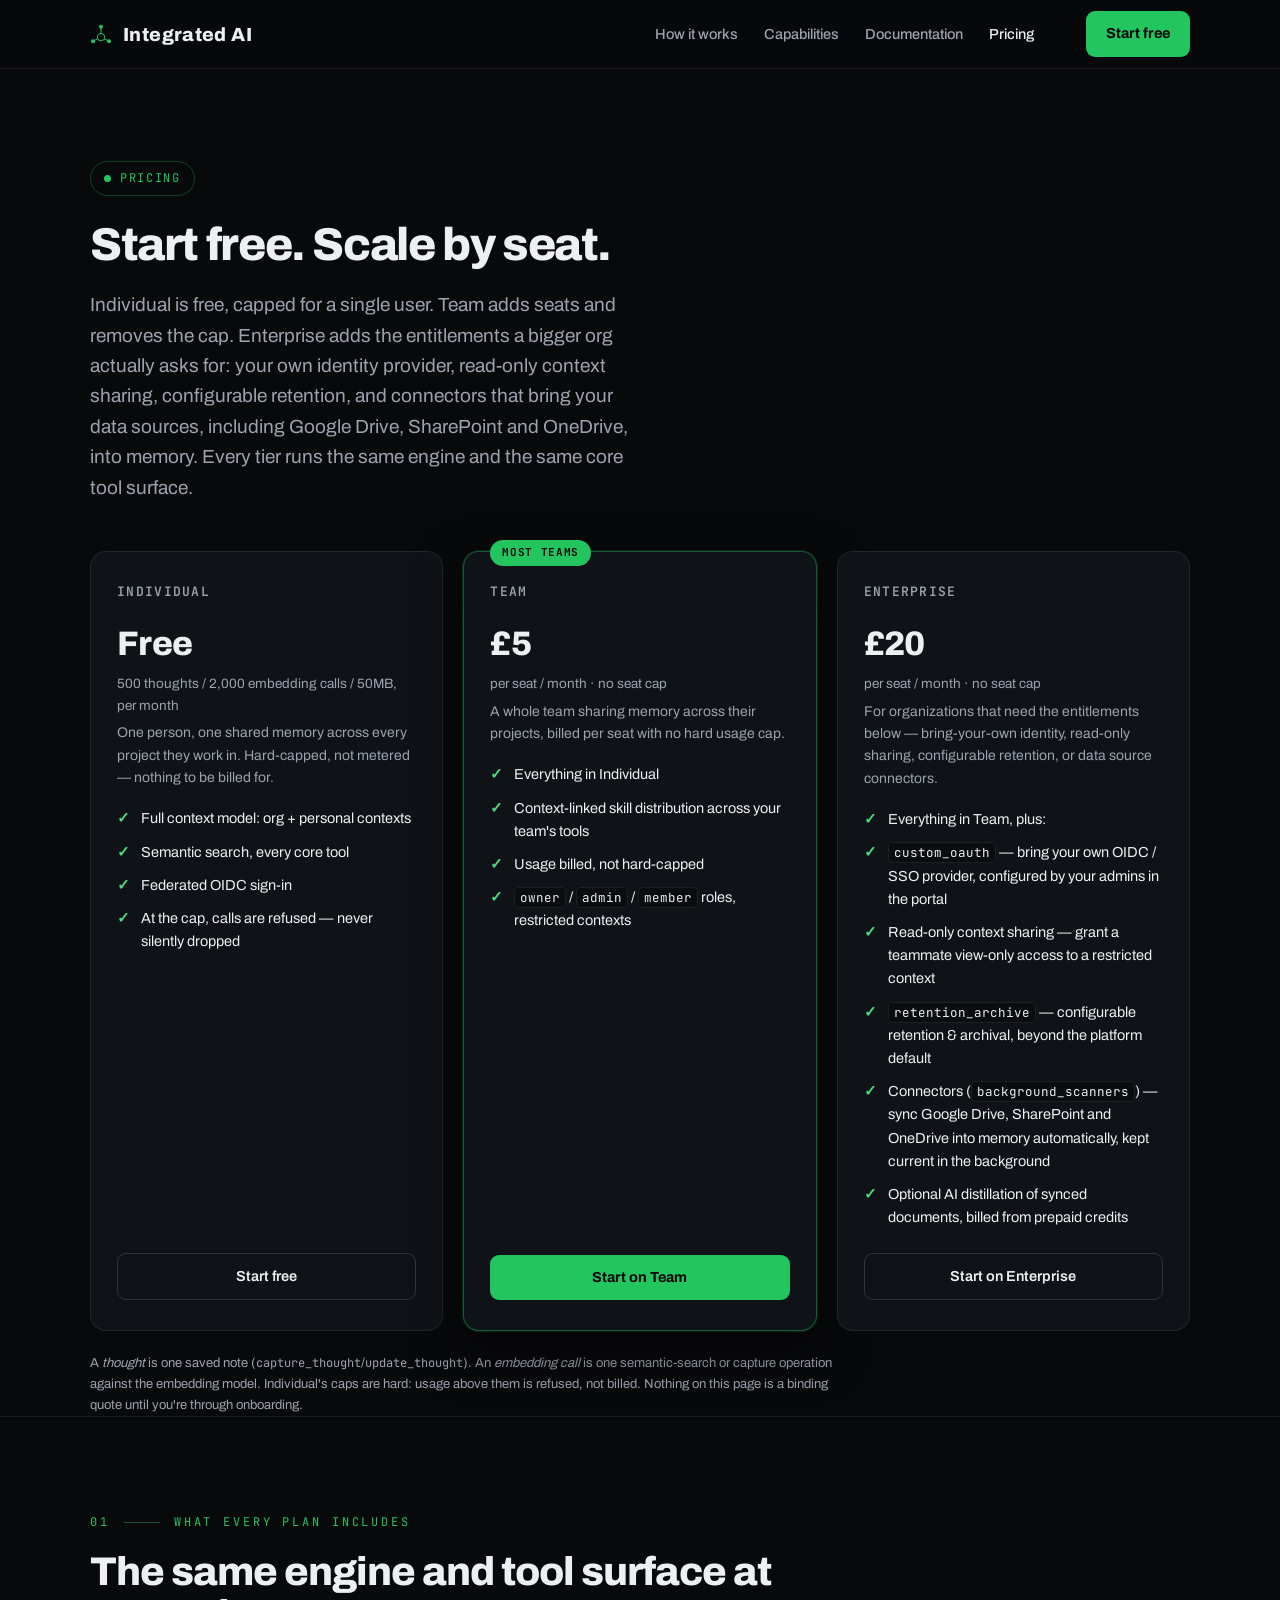
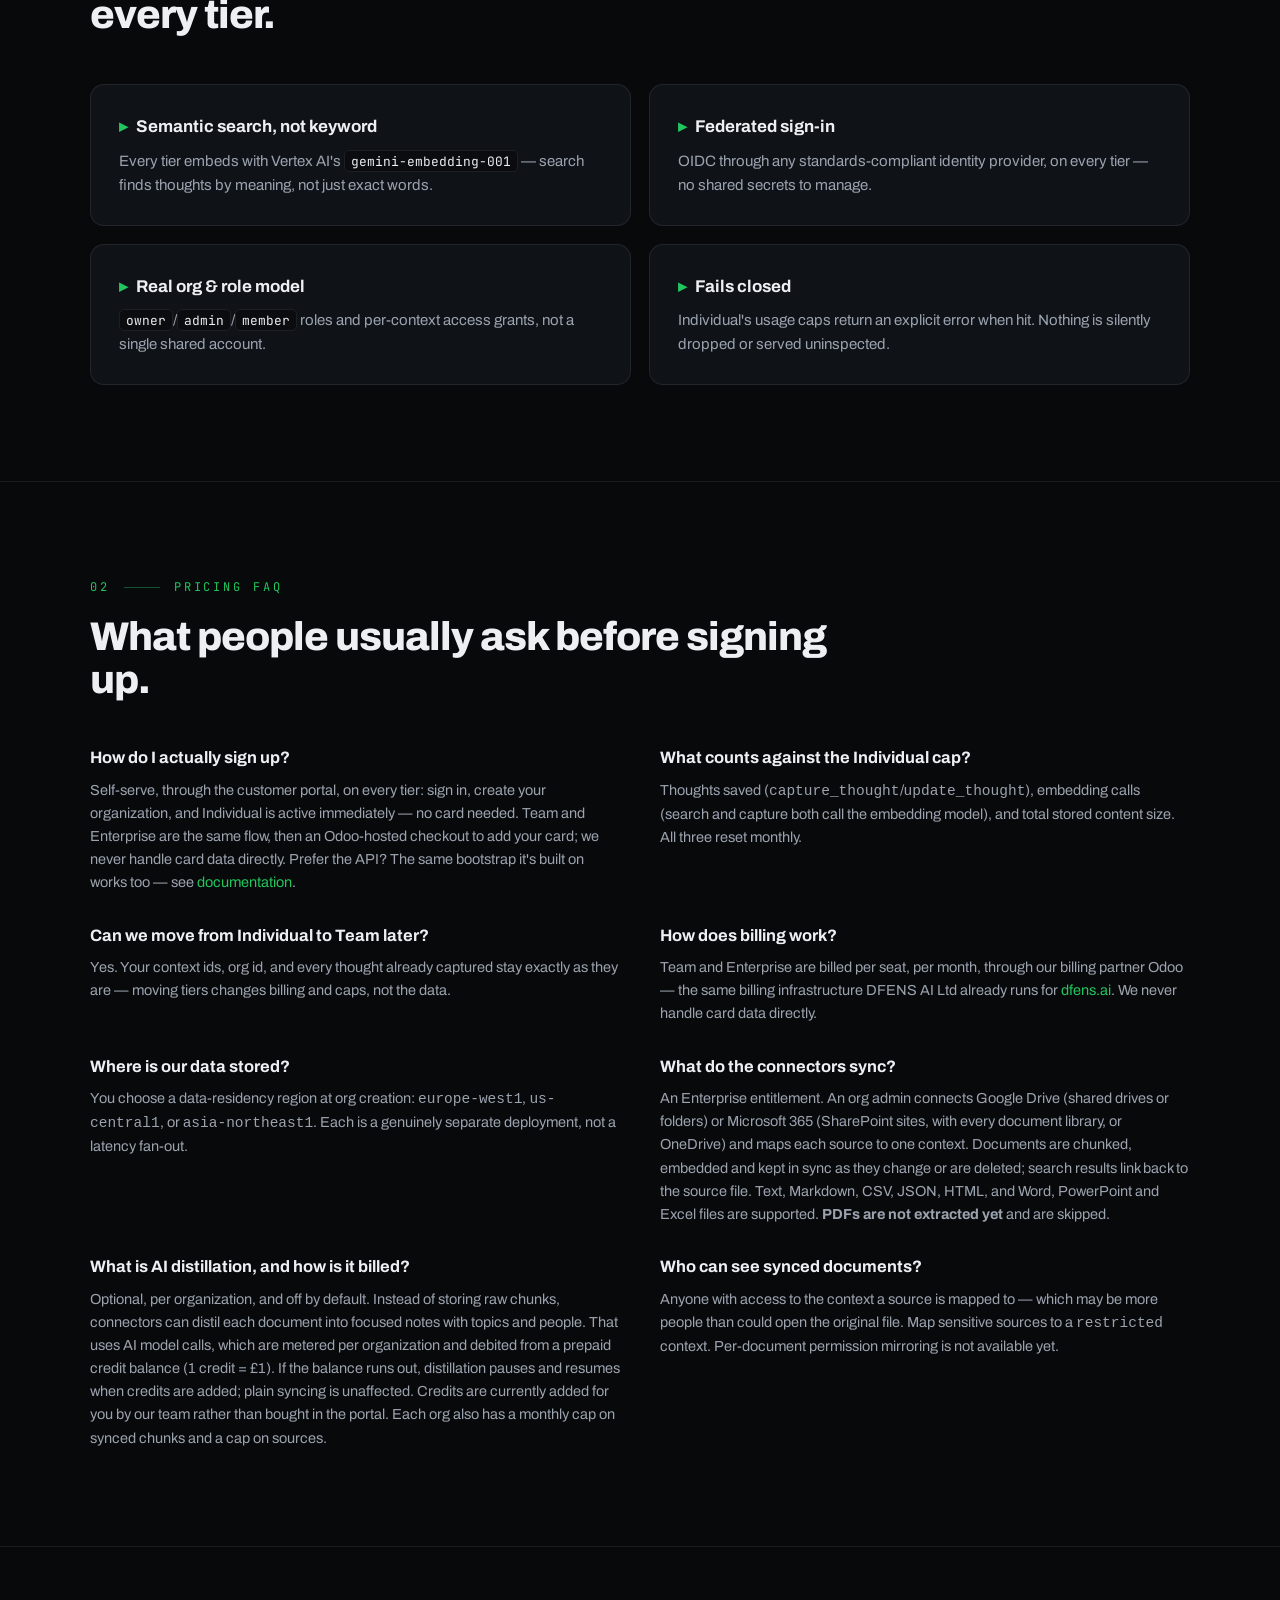
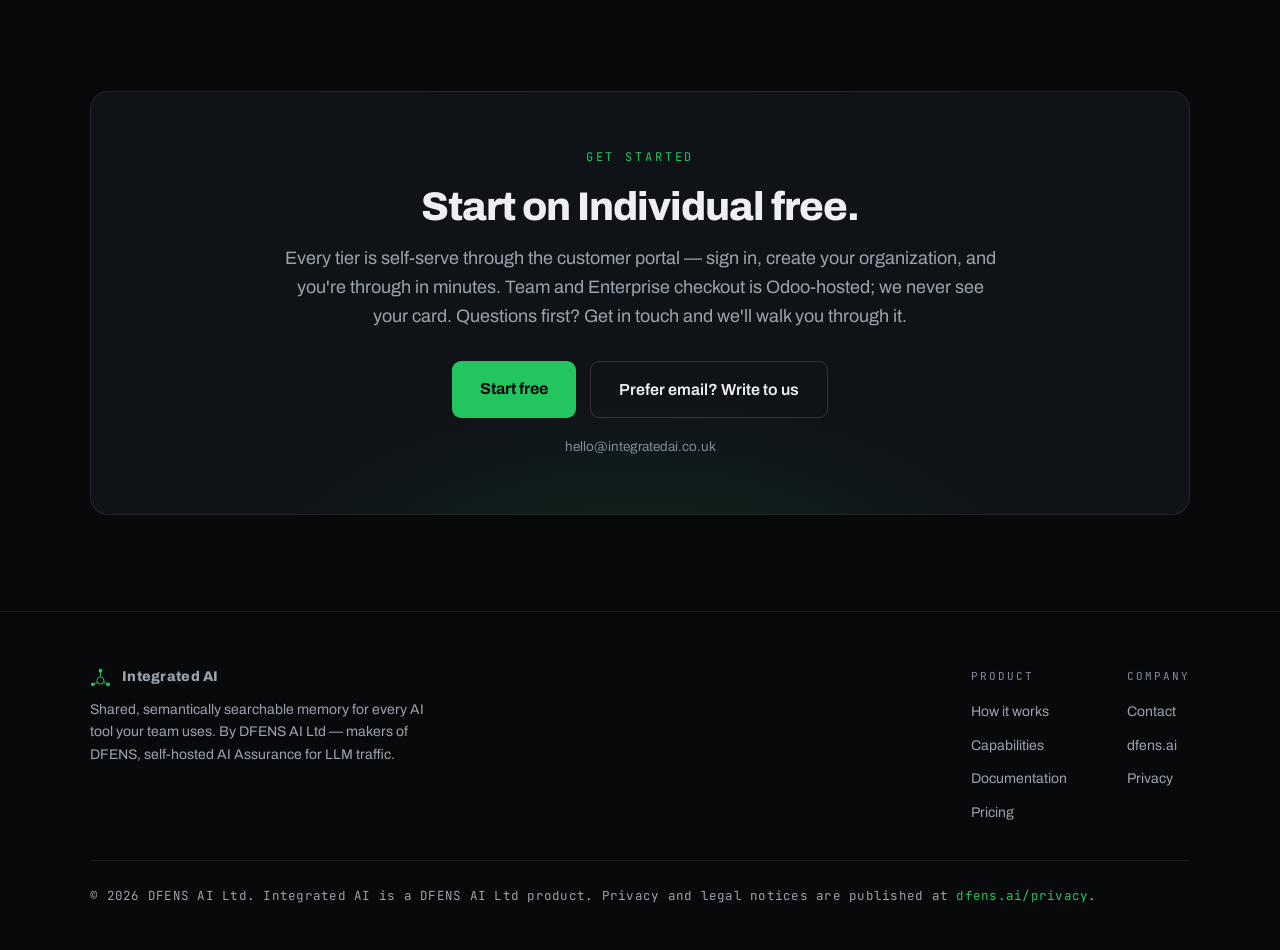
<file: pricing/index.html>
<!DOCTYPE html>
<html lang="en">
<head>
<meta charset="utf-8">
<meta name="viewport" content="width=device-width, initial-scale=1">
<title>Pricing — Integrated AI</title>
<meta name="description" content="Integrated AI pricing. Individual is free for a single user. Team is £5 per seat per month, no seat cap, with context-linked skill distribution. Enterprise is £20 per seat per month and adds bring-your-own OIDC, read-only context sharing, configurable retention, and Google Drive, SharePoint and OneDrive connectors. All three self-serve through the customer portal.">
<link rel="stylesheet" href="/assets/style.css">
<link rel="icon" href="data:image/svg+xml,<svg xmlns='http://www.w3.org/2000/svg' viewBox='0 0 100 100'><line x1='50' y1='54' x2='50' y2='18' stroke='%2322c55e' stroke-width='6' stroke-linecap='round'/><line x1='50' y1='54' x2='22' y2='68' stroke='%2322c55e' stroke-width='6' stroke-linecap='round'/><line x1='50' y1='54' x2='78' y2='68' stroke='%2322c55e' stroke-width='6' stroke-linecap='round'/><circle cx='50' cy='18' r='10' fill='%2322c55e'/><circle cx='22' cy='68' r='10' fill='%2322c55e'/><circle cx='78' cy='68' r='10' fill='%2322c55e'/><circle cx='50' cy='54' r='16' fill='%2308090B' stroke='%2322c55e' stroke-width='5'/></svg>">
</head>
<body>

<a class="skip-link" href="#main">Skip to content</a>

<header>
  <div class="wrap">
    <nav aria-label="Primary">
      <a class="brand" href="/">
        <svg class="mark-svg" viewBox="12 8 76 70" width="22" height="20" aria-hidden="true"><line x1="50" y1="54" x2="50" y2="18" stroke="#22c55e" stroke-width="3.5" stroke-linecap="round"></line><line x1="50" y1="54" x2="22" y2="68" stroke="#22c55e" stroke-width="3.5" stroke-linecap="round"></line><line x1="50" y1="54" x2="78" y2="68" stroke="#22c55e" stroke-width="3.5" stroke-linecap="round"></line><circle cx="50" cy="18" r="7" fill="#22c55e"></circle><circle cx="22" cy="68" r="7" fill="#22c55e"></circle><circle cx="78" cy="68" r="7" fill="#22c55e"></circle><circle cx="50" cy="54" r="13" fill="#08090B" stroke="#22c55e" stroke-width="3.5"></circle></svg>
        <span>Integrated AI<span class="co"> · by DFENS AI</span></span>
      </a>
      <ul>
        <li class="hide-m"><a href="/#how">How it works</a></li>
        <li class="hide-m"><a href="/#capabilities">Capabilities</a></li>
        <li class="hide-m"><a href="/documentation/">Documentation</a></li>
        <li class="hide-m"><a href="/pricing/" aria-current="page">Pricing</a></li>
        <li>
          <details class="nav-more">
            <summary>Menu</summary>
            <div class="nav-more-panel">
              <a href="/#how">How it works</a>
              <a href="/#capabilities">Capabilities</a>
              <a href="/#security">Security</a>
              <a href="/documentation/">Documentation</a>
              <a href="/pricing/" aria-current="page">Pricing</a>
              <a href="/contact/">Contact</a>
            </div>
          </details>
        </li>
        <li><a class="btn" href="https://mind-api.dfens.ai/portal/onboarding"><span class="cta-full">Start free</span><span class="cta-short">Sign up</span></a></li>
      </ul>
    </nav>
  </div>
</header>

<main id="main">

<div class="wrap">
  <div class="hero" style="padding-bottom:40px;">
    <div class="eyebrow"><span class="dot"></span>Pricing</div>
    <h1 style="font-size:clamp(30px,4.5vw,46px);">Start free. Scale by seat.</h1>
    <p class="lede">
      Individual is free, capped for a single user. Team adds seats and removes
      the cap. Enterprise adds the entitlements a bigger org actually asks for:
      your own identity provider, read-only context sharing, configurable
      retention, and connectors that bring your data sources, including Google
      Drive, SharePoint and OneDrive, into memory. Every tier runs the same engine and the
      same core tool surface.
    </p>
  </div>
</div>

<div class="wrap">
  <div class="tiers">

    <div class="tier">
      <div class="tier-name">Individual</div>
      <div class="tier-price"><span class="amt">Free</span><span class="per">500 thoughts / 2,000 embedding calls / 50MB, per month</span></div>
      <p class="tier-note">One person, one shared memory across every project they work in. Hard-capped, not metered — nothing to be billed for.</p>
      <ul class="tier-list">
        <li>Full context model: org + personal contexts</li>
        <li>Semantic search, every core tool</li>
        <li>Federated OIDC sign-in</li>
        <li>At the cap, calls are refused — never silently dropped</li>
      </ul>
      <a class="btn ghost tier-cta" href="https://mind-api.dfens.ai/portal/onboarding">Start free</a>
    </div>

    <div class="tier tier-featured">
      <div class="tier-flag">Most teams</div>
      <div class="tier-name">Team</div>
      <div class="tier-price"><span class="amt">£5</span><span class="per">per seat / month · no seat cap</span></div>
      <p class="tier-note">A whole team sharing memory across their projects, billed per seat with no hard usage cap.</p>
      <ul class="tier-list">
        <li>Everything in Individual</li>
        <li>Context-linked skill distribution across your team's tools</li>
        <li>Usage billed, not hard-capped</li>
        <li><code>owner</code> / <code>admin</code> / <code>member</code> roles, restricted contexts</li>
      </ul>
      <a class="btn tier-cta" href="https://mind-api.dfens.ai/portal/?plan=team">Start on Team</a>
    </div>

    <div class="tier">
      <div class="tier-name">Enterprise</div>
      <div class="tier-price"><span class="amt">£20</span><span class="per">per seat / month · no seat cap</span></div>
      <p class="tier-note">For organizations that need the entitlements below — bring-your-own identity, read-only sharing, configurable retention, or data source connectors.</p>
      <ul class="tier-list">
        <li>Everything in Team, plus:</li>
        <li><code>custom_oauth</code> — bring your own OIDC / SSO provider, configured by your admins in the portal</li>
        <li>Read-only context sharing — grant a teammate view-only access to a restricted context</li>
        <li><code>retention_archive</code> — configurable retention &amp; archival, beyond the platform default</li>
        <li>Connectors (<code>background_scanners</code>) — sync Google Drive, SharePoint and OneDrive into memory automatically, kept current in the background</li>
        <li>Optional AI distillation of synced documents, billed from prepaid credits</li>
      </ul>
      <a class="btn ghost tier-cta" href="https://mind-api.dfens.ai/portal/?plan=enterprise">Start on Enterprise</a>
    </div>

  </div>

  <p class="price-fine">A <em>thought</em> is one saved note (<code>capture_thought</code>/<code>update_thought</code>). An
  <em>embedding call</em> is one semantic-search or capture operation against the embedding model. Individual's caps are
  hard: usage above them is refused, not billed. Nothing on this page is a binding quote until you're through onboarding.</p>
</div>

<section>
  <div class="wrap" data-reveal>
    <div class="kicker"><span class="k-n">01</span><span class="k-r"></span>What every plan includes</div>
    <h2>The same engine and tool surface at every tier.</h2>
    <div class="features">
      <div class="feature"><h3><span class="fico">▸</span>Semantic search, not keyword</h3><p>Every tier embeds with Vertex AI's <code>gemini-embedding-001</code> — search finds thoughts by meaning, not just exact words.</p></div>
      <div class="feature"><h3><span class="fico">▸</span>Federated sign-in</h3><p>OIDC through any standards-compliant identity provider, on every tier — no shared secrets to manage.</p></div>
      <div class="feature"><h3><span class="fico">▸</span>Real org &amp; role model</h3><p><code>owner</code>/<code>admin</code>/<code>member</code> roles and per-context access grants, not a single shared account.</p></div>
      <div class="feature"><h3><span class="fico">▸</span>Fails closed</h3><p>Individual's usage caps return an explicit error when hit. Nothing is silently dropped or served uninspected.</p></div>
    </div>
  </div>
</section>

<section>
  <div class="wrap" data-reveal>
    <div class="kicker"><span class="k-n">02</span><span class="k-r"></span>Pricing FAQ</div>
    <h2>What people usually ask before signing up.</h2>
    <div class="faq">
      <div class="qa"><h3>How do I actually sign up?</h3><p>Self-serve, through the customer portal, on every tier: sign in, create your organization, and Individual is active immediately — no card needed. Team and Enterprise are the same flow, then an Odoo-hosted checkout to add your card; we never handle card data directly. Prefer the API? The same bootstrap it's built on works too — see <a href="/documentation/#setup">documentation</a>.</p></div>
      <div class="qa"><h3>What counts against the Individual cap?</h3><p>Thoughts saved (<code>capture_thought</code>/<code>update_thought</code>), embedding calls (search and capture both call the embedding model), and total stored content size. All three reset monthly.</p></div>
      <div class="qa"><h3>Can we move from Individual to Team later?</h3><p>Yes. Your context ids, org id, and every thought already captured stay exactly as they are — moving tiers changes billing and caps, not the data.</p></div>
      <div class="qa"><h3>How does billing work?</h3><p>Team and Enterprise are billed per seat, per month, through our billing partner Odoo — the same billing infrastructure DFENS AI Ltd already runs for <a href="https://dfens.ai">dfens.ai</a>. We never handle card data directly.</p></div>
      <div class="qa"><h3>Where is our data stored?</h3><p>You choose a data-residency region at org creation: <code>europe-west1</code>, <code>us-central1</code>, or <code>asia-northeast1</code>. Each is a genuinely separate deployment, not a latency fan-out.</p></div>
      <div class="qa"><h3>What do the connectors sync?</h3><p>An Enterprise entitlement. An org admin connects Google Drive (shared drives or folders) or Microsoft 365 (SharePoint sites, with every document library, or OneDrive) and maps each source to one context. Documents are chunked, embedded and kept in sync as they change or are deleted; search results link back to the source file. Text, Markdown, CSV, JSON, HTML, and Word, PowerPoint and Excel files are supported. <strong>PDFs are not extracted yet</strong> and are skipped.</p></div>
      <div class="qa"><h3>What is AI distillation, and how is it billed?</h3><p>Optional, per organization, and off by default. Instead of storing raw chunks, connectors can distil each document into focused notes with topics and people. That uses AI model calls, which are metered per organization and debited from a prepaid credit balance (1 credit = £1). If the balance runs out, distillation pauses and resumes when credits are added; plain syncing is unaffected. Credits are currently added for you by our team rather than bought in the portal. Each org also has a monthly cap on synced chunks and a cap on sources.</p></div>
      <div class="qa"><h3>Who can see synced documents?</h3><p>Anyone with access to the context a source is mapped to — which may be more people than could open the original file. Map sensitive sources to a <code>restricted</code> context. Per-document permission mirroring is not available yet.</p></div>
    </div>
  </div>
</section>

<section id="access">
  <div class="wrap" data-reveal>
    <div class="access">
      <div class="kicker">Get started</div>
      <h2>Start on Individual free.</h2>
      <p class="sub">Every tier is self-serve through the customer portal — sign in,
      create your organization, and you're through in minutes. Team and
      Enterprise checkout is Odoo-hosted; we never see your card. Questions
      first? Get in touch and we'll walk you through it.</p>

      <div class="cta-row">
        <a class="btn" href="https://mind-api.dfens.ai/portal/onboarding">Start free</a>
        <a class="btn ghost" href="mailto:hello@integratedai.co.uk?subject=Integrated%20AI%20pricing%20enquiry">Prefer email? Write to us</a>
      </div>
      <p class="fine">hello@integratedai.co.uk</p>
    </div>
  </div>
</section>

</main>

<footer>
  <div class="wrap">
    <div class="foot">
      <div>
        <a class="brand" href="/">
          <svg class="mark-svg" viewBox="12 8 76 70" width="21" height="19" aria-hidden="true"><line x1="50" y1="54" x2="50" y2="18" stroke="#22c55e" stroke-width="3.5" stroke-linecap="round"></line><line x1="50" y1="54" x2="22" y2="68" stroke="#22c55e" stroke-width="3.5" stroke-linecap="round"></line><line x1="50" y1="54" x2="78" y2="68" stroke="#22c55e" stroke-width="3.5" stroke-linecap="round"></line><circle cx="50" cy="18" r="7" fill="#22c55e"></circle><circle cx="22" cy="68" r="7" fill="#22c55e"></circle><circle cx="78" cy="68" r="7" fill="#22c55e"></circle><circle cx="50" cy="54" r="13" fill="#08090B" stroke="#22c55e" stroke-width="3.5"></circle></svg>
          <span>Integrated AI</span>
        </a>
        <p style="margin-top:12px; max-width:340px; color:var(--text-dim);">Shared, semantically searchable memory for every AI tool your team uses. By
        DFENS AI Ltd — makers of <a href="https://dfens.ai">DFENS</a>, self-hosted AI
        Assurance for LLM traffic.</p>
      </div>
      <div class="cols">
        <div>
          <p class="foot-h">Product</p>
          <ul>
            <li><a href="/#how">How it works</a></li>
            <li><a href="/#capabilities">Capabilities</a></li>
            <li><a href="/documentation/">Documentation</a></li>
            <li><a href="/pricing/" aria-current="page">Pricing</a></li>
          </ul>
        </div>
        <div>
          <p class="foot-h">Company</p>
          <ul>
            <li><a href="/contact/">Contact</a></li>
            <li><a href="https://dfens.ai">dfens.ai</a></li>
            <li><a href="https://dfens.ai/privacy">Privacy</a></li>
          </ul>
        </div>
      </div>
    </div>
    <p class="legal">&copy; 2026 DFENS AI Ltd. Integrated AI is a DFENS AI Ltd product. Privacy and legal notices are published at <a href="https://dfens.ai/privacy">dfens.ai/privacy</a>.</p>
  </div>
</footer>

<script src="/assets/site.js"></script>
</body>
</html>
</file>
<file: assets/style.css>
@import url("/assets/fonts.css");

/* Integrated AI (by DFENS AI) — marketing site for DFENS Mind
   Self-contained: brand fonts are self-hosted (assets/fonts/), no external requests.

   Design system ported from the DFENS AI Ltd design system (see ../dfensai-site):
   same Ink canvas, Signal accent, Archivo + JetBrains Mono, same layout and
   component grammar. The animated "gate"/firewall hero, rule-fire ticker, and
   billing toggle are DFENS-specific (a firewall passing/blocking traffic) and
   are deliberately NOT ported here — this is a placeholder skin, to be
   replaced when the brand gets its own design pass. See marketing/BRAND.md. */

:root {
  --bg: #08090B;         /* Ink — page canvas             */
  --bg-raised: #0F1217;  /* Panel — cards / surfaces       */
  --bg-inset: #0A0C10;   /* deeper inset / on-panel wells  */
  --bg-term: #050607;    /* terminal / code                */
  --steel: #1A1E26;      /* elevated / hover               */
  --border: rgba(255,255,255,0.08);
  --border-2: rgba(255,255,255,0.14);
  --text: #EDEFF2;       /* Bone — primary text            */
  --text-dim: #9BA3AF;   /* Mist — secondary text          */
  --text-mid: #C7CCD3;   /* between Bone and Mist          */
  --muted: #828C9B;      /* Slate — labels / muted TEXT    */
  --muted-deco: #5B6472; /* Slate (deep) — NON-TEXT only   */

  --signal: #22c55e;     /* Signal — accent, CTAs, active  */
  --signal-dim: #4ade80;
  --accent: #22c55e;     /* alias: primary accent = Signal */
  --pass: #4ADE80;
  --block: #FF5C5C;
  --flag: #FBBF24;
  --red: #FF5C5C;

  --focus: #EDEFF2;      /* focus ring — Bone, 17.3:1 on Ink */

  --max: 1180px;
  --mono: "JetBrains Mono", ui-monospace, "SF Mono", "Cascadia Code", Menlo, Consolas, monospace;
  --sans: "Archivo", -apple-system, BlinkMacSystemFont, "Segoe UI", Roboto, Helvetica, Arial, sans-serif;
}

* { box-sizing: border-box; margin: 0; padding: 0; }

html {
  scroll-behavior: smooth;
  color-scheme: dark;
}

body {
  background: var(--bg);
  color: var(--text);
  font-family: var(--sans);
  font-size: 17px;
  line-height: 1.6;
  -webkit-font-smoothing: antialiased;
}

::selection { background: var(--signal); color: var(--bg); }

:focus-visible {
  outline: 2px solid var(--focus);
  outline-offset: 3px;
  border-radius: 4px;
}
.btn:focus-visible { outline-offset: 3px; }

.sr-only {
  position: absolute; width: 1px; height: 1px;
  padding: 0; margin: -1px; overflow: hidden;
  clip-path: inset(50%); white-space: nowrap; border: 0;
}

.skip-link {
  position: absolute; left: 12px; top: -60px; z-index: 100;
  background: var(--signal); color: var(--bg);
  font-weight: 700; font-size: 14.5px;
  padding: 11px 18px; border-radius: 9px;
  transition: top 140ms ease-out;
}
.skip-link:focus { top: 12px; color: var(--bg); }

a { color: var(--signal); text-decoration: none; }
a:hover { color: var(--signal-dim); text-decoration: none; }

.wrap { max-width: var(--max); margin: 0 auto; padding: 0 40px; }

/* ---- brand mark ---- */
.mark-svg { display: block; flex: none; }

/* ---- nav ---- */
header {
  position: sticky; top: 0; z-index: 50;
  background: rgba(8, 9, 11, 0.82);
  backdrop-filter: blur(14px);
  border-bottom: 1px solid var(--border);
}
nav {
  display: flex; align-items: center; justify-content: space-between;
  gap: 30px;
  height: 68px;
}
.brand {
  display: flex; align-items: center; gap: 11px; flex: none;
  font-weight: 800; font-size: 19px; letter-spacing: 0.02em; color: var(--text);
  line-height: 1;
}
.brand:hover { color: var(--text); }
.brand .co {
  font-family: var(--mono); font-size: 11px; font-weight: 500;
  letter-spacing: 0.06em; color: var(--muted);
}
nav ul { display: flex; gap: 26px; list-style: none; align-items: center; }
nav ul a, nav ul .btn { white-space: nowrap; }
nav ul a { color: var(--text-dim); font-size: 14.5px; font-weight: 500; }
nav ul a:hover { color: var(--text); }
nav ul a[aria-current="page"] { color: var(--text); }

.nav-more { display: none; position: relative; }
.nav-more > summary {
  list-style: none; cursor: pointer;
  display: flex; align-items: center; gap: 7px;
  color: var(--text-dim); font-size: 14.5px; font-weight: 500;
  padding: 8px 10px; border-radius: 8px; border: 1px solid var(--border-2);
  transition: color 140ms ease-out, border-color 140ms ease-out;
}
.nav-more > summary::-webkit-details-marker { display: none; }
.nav-more > summary::after {
  content: ""; width: 7px; height: 7px; flex: none;
  border-right: 1.75px solid currentColor; border-bottom: 1.75px solid currentColor;
  transform: translateY(-2px) rotate(45deg);
}
.nav-more[open] > summary { color: var(--text); border-color: var(--text-dim); }
.nav-more[open] > summary::after { transform: translateY(1px) rotate(-135deg); }
.nav-more-panel {
  position: absolute; right: 0; top: calc(100% + 10px); z-index: 60;
  min-width: 210px; padding: 8px;
  background: var(--bg-raised); border: 1px solid var(--border-2);
  border-radius: 12px; box-shadow: 0 24px 60px -20px rgba(0,0,0,0.9);
  display: grid; gap: 2px;
}
.nav-more-panel a {
  display: block; padding: 9px 12px; border-radius: 8px;
  color: var(--text-dim); font-size: 15px;
}
.nav-more-panel a:hover { color: var(--text); background: var(--steel); }
.nav-more-panel a[aria-current="page"] { color: var(--signal); background: rgba(34,197,94,0.08); }

.cta-short { display: none; }

@media (max-width: 1340px) {
  .brand .co { display: none; }
}
@media (max-width: 1060px) {
  nav ul { gap: 20px; }
  nav ul a { font-size: 14px; }
}
.btn {
  display: inline-block;
  background: var(--signal);
  color: var(--bg) !important;
  font-weight: 700;
  padding: 11px 20px;
  border-radius: 9px;
  font-size: 14.5px;
  transition: background 140ms ease-out;
}
.btn:hover { background: var(--signal-dim); color: var(--bg) !important; }
.btn.ghost {
  background: transparent;
  color: var(--text) !important;
  border: 1px solid var(--border-2);
  font-weight: 600;
}
.btn.ghost:hover { border-color: var(--text-dim); background: var(--steel); }

/* ---- hero ---- */
.hero { padding: 92px 0 76px; }
.hero-grid {
  display: grid; grid-template-columns: 1.02fr 0.98fr; gap: 56px; align-items: center;
}
.hero .eyebrow {
  display: inline-flex; align-items: center; gap: 9px;
  font-family: var(--mono); font-size: 12px; letter-spacing: 0.14em;
  text-transform: uppercase; color: var(--signal);
  border: 1px solid rgba(34,197,94,0.3); padding: 7px 13px; border-radius: 999px;
  margin-bottom: 26px;
}
.hero .eyebrow .dot {
  width: 7px; height: 7px; border-radius: 50%; background: var(--signal);
  animation: pulseDot 2s infinite;
}
.hero h1 {
  font-size: clamp(38px, 5.4vw, 62px);
  line-height: 1.0;
  font-weight: 800;
  letter-spacing: -0.03em;
  max-width: 680px;
}
.hero p.lede {
  margin-top: 22px;
  font-size: 19px;
  color: var(--text-dim);
  max-width: 560px;
}
.hero p.lede code { font-family: var(--mono); font-size: 0.85em; color: var(--text); }
.hero .cta-row { margin-top: 32px; display: flex; gap: 14px; flex-wrap: wrap; }
.hero .cta-row .btn { font-size: 16px; padding: 15px 28px; border-radius: 10px; }
.hero .note {
  margin-top: 34px; font-family: var(--mono); font-size: 12px;
  letter-spacing: 0.04em; color: var(--muted);
}
@keyframes pulseDot { 0%,100%{opacity:0.4;} 50%{opacity:1;} }

/* Menu content arrives from the control that opened it. */
.nav-more[open] > .nav-more-panel { animation: menuIn 150ms cubic-bezier(0.16, 1, 0.3, 1); }
@keyframes menuIn { from { opacity: 0; transform: translateY(-6px); } }

@media (prefers-reduced-motion: reduce) {
  html { scroll-behavior: auto; }
  .hero .eyebrow .dot, .nav-more[open] > .nav-more-panel { animation: none; }
  .skip-link, .btn, .doc-card, .nav-more > summary { transition: none; }
}

/* ---- terminal ---- */
.term {
  margin-top: 0;
  background: var(--bg-term);
  border: 1px solid var(--border);
  border-radius: 14px;
  overflow: hidden;
  box-shadow: 0 24px 60px rgba(0,0,0,0.55);
}
.term-bar {
  display: flex; align-items: center; gap: 8px;
  padding: 12px 16px;
  border-bottom: 1px solid var(--border);
}
.term-bar span:not(.t) { width: 11px; height: 11px; border-radius: 50%; }
.term-bar span:nth-child(1) { background: var(--block); }
.term-bar span:nth-child(2) { background: var(--flag); }
.term-bar span:nth-child(3) { background: var(--pass); }
.term-bar .t { margin-left: 8px; font-family: var(--mono); font-size: 12px; color: var(--muted); }
.term pre {
  padding: 22px;
  font-family: var(--mono);
  font-size: 13px;
  line-height: 1.75;
  overflow-x: auto;
  color: var(--text-mid);
}
.term .c  { color: var(--muted); }    /* comment */
.term .g  { color: var(--pass); }     /* returned / ok */
.term .r  { color: var(--block); }    /* error / forbidden */
.term .y  { color: var(--flag); }     /* warn */
.term .k  { color: var(--signal); }   /* tool / keyword */

/* ---- sections ---- */
section { padding: 96px 0; border-top: 1px solid var(--border); }
.kicker { display: flex; align-items: center; gap: 14px;
  font-family: var(--mono); font-size: 12px; letter-spacing: 0.24em;
  text-transform: uppercase; color: var(--signal); margin-bottom: 18px;
}
.kicker .k-n { font-variant-numeric: tabular-nums; }
.kicker .k-r { width: 36px; height: 1px; background: rgba(34,197,94,0.4); flex: none; }
.access .kicker { justify-content: center; }
h2 { font-size: clamp(28px, 3.6vw, 40px); font-weight: 800; letter-spacing: -0.025em; line-height: 1.08; max-width: 760px; }
.sub { margin-top: 16px; color: var(--text-dim); max-width: 720px; font-size: 18px; }

/* ---- hero stat strip ---- */
.hero-stats {
  display: grid; grid-template-columns: repeat(auto-fit, minmax(220px, 1fr));
  gap: 1px; background: var(--border);
  border: 1px solid var(--border); border-radius: 14px; overflow: hidden;
  margin: 0 0 64px;
}
.hero-stats > div { background: #0B0D11; padding: 24px 26px; }
.hero-stats .hs-n {
  font-family: var(--mono); font-size: 26px; font-weight: 700;
  color: var(--signal); letter-spacing: -0.02em;
}
.hero-stats p { margin-top: 6px; font-size: 14.5px; color: var(--text-dim); }
@media (max-width: 900px) { .hero-stats { margin-bottom: 40px; } }

/* feature / capability grids */
.mandates { margin-top: 52px; display: grid; grid-template-columns: repeat(3, 1fr); gap: 20px; }
#capabilities .mandates { grid-template-columns: repeat(2, 1fr); }
.mandate {
  background: var(--bg-raised); border: 1px solid var(--border);
  border-radius: 16px; padding: 32px;
  transition: border-color 140ms ease-out, transform 140ms ease-out;
}
.mandate:hover { border-color: rgba(34,197,94,0.35); transform: translateY(-3px); }
.mandate .m-ico {
  width: 44px; height: 44px; border-radius: 10px; background: rgba(34,197,94,0.12);
  display: flex; align-items: center; justify-content: center; margin-bottom: 20px;
}
.mandate h3 { font-size: 21px; font-weight: 800; margin-bottom: 12px; }
.mandate p { font-size: 14.5px; color: var(--text-dim); line-height: 1.6; margin-bottom: 18px; }
.mandate ul { list-style: none; display: grid; gap: 9px; }
.mandate li { font-size: 13.5px; color: var(--text-mid); display: flex; gap: 9px; }
.mandate li::before { content: "✓"; color: var(--pass); font-weight: 700; }

.features { margin-top: 48px; display: grid; grid-template-columns: repeat(2, 1fr); gap: 18px; }
.feature { background: var(--bg-raised); border: 1px solid var(--border); border-radius: 14px; padding: 28px; }
.feature h3 { font-size: 17px; margin-bottom: 8px; }
.feature h3 .fico { color: var(--signal); font-family: var(--mono); margin-right: 8px; }
.feature p { font-size: 15px; color: var(--text-dim); }

.steps { margin-top: 48px; display: grid; grid-template-columns: repeat(3, 1fr); gap: 20px; }
.step { border-left: 2px solid var(--border); padding-left: 20px; }
.step .n { font-family: var(--mono); color: var(--signal); font-size: 14px; display: block; margin-bottom: 10px; }
.step h3 { font-size: 18px; margin-bottom: 8px; }
.step p { font-size: 15px; color: var(--text-dim); }
.step code, .feature code, .dm-lede code { font-family: var(--mono); font-size: 0.86em;
  background: var(--bg-inset); border: 1px solid var(--border);
  border-radius: 5px; padding: 1.5px 6px; color: var(--text);
}

.threats { margin-top: 44px; display: grid; grid-template-columns: repeat(3, 1fr); gap: 16px; }
.threat { background: var(--bg-raised); border: 1px solid var(--border); border-radius: 14px; padding: 24px;
  transition: border-color 140ms ease-out;
}
.threat h3 { font-size: 17px; margin-bottom: 8px; }
.threat p { font-size: 14.5px; color: var(--text-dim); }
.threat .tag { display: inline-block; font-family: var(--mono); font-size: 11px;
  letter-spacing: 0.04em; color: var(--muted); margin-bottom: 12px;
}

.providers { margin-top: 44px; display: grid; grid-template-columns: repeat(3, 1fr); gap: 16px; }
.prov { background: var(--bg-raised); border: 1px solid var(--border); border-radius: 14px; padding: 24px;
  transition: border-color 140ms ease-out, transform 140ms ease-out;
}
.prov:hover { border-color: rgba(34,197,94,0.35); transform: translateY(-3px); }
.prov-name { font-size: 17px; font-weight: 700; margin-bottom: 8px; letter-spacing: -0.01em; }
.prov-badge { display: inline-block; font-family: var(--mono); font-size: 10.5px;
  vertical-align: middle; margin-left: 6px; padding: 2px 8px;
  border-radius: 999px; color: var(--signal);
  border: 1px solid rgba(34,197,94,0.3); text-transform: uppercase; letter-spacing: 0.05em;
}
.prov-detail { font-size: 14px; color: var(--text-dim); line-height: 1.55; }
.prov-detail code { font-family: var(--mono); font-size: 0.86em; background: var(--bg-inset);
  border: 1px solid var(--border); border-radius: 5px; padding: 1.5px 6px; color: var(--text);
}

.usecases { margin-top: 44px; display: grid; grid-template-columns: 1fr 1fr; gap: 22px; }
.usecase { background: var(--bg-raised); border: 1px solid var(--border); border-radius: 16px; padding: 32px; }
.uc-head { display: flex; gap: 16px; align-items: flex-start; margin-bottom: 16px; }
.uc-ico { font-size: 24px; line-height: 1; color: var(--signal);
  background: rgba(34,197,94,0.12); border: 1px solid rgba(34,197,94,0.2);
  border-radius: 10px; width: 48px; height: 48px;
  display: flex; align-items: center; justify-content: center; flex: none;
}
.usecase h3 { font-size: 21px; font-weight: 800; letter-spacing: -0.01em; }
.uc-tag { font-family: var(--mono); font-size: 12px; color: var(--text-dim); margin-top: 3px; }
.uc-lede { font-size: 15.5px; color: var(--text-mid); margin-bottom: 18px; }
.usecase h4 { font-family: var(--mono); font-size: 11.5px; text-transform: uppercase; letter-spacing: 0.1em;
  color: var(--muted); margin-bottom: 12px;
}
.uc-list { list-style: none; display: grid; gap: 11px; }
.uc-list li { padding-left: 24px; position: relative; font-size: 14.5px; color: var(--text-dim); }
.uc-list li::before { content: "→"; position: absolute; left: 0; color: var(--signal); font-family: var(--mono); }
.uc-list li strong { color: var(--text); font-weight: 600; }
.uc-out { margin-top: 20px; padding-top: 18px; border-top: 1px solid var(--border); font-size: 14.5px; color: var(--text-mid); }

.deploy-modes { margin-top: 44px; display: grid; grid-template-columns: repeat(3, 1fr); gap: 20px; }
.deploy-mode { background: var(--bg-raised); border: 1px solid var(--border); border-radius: 16px; padding: 28px; }
.dm-head { display: flex; gap: 14px; align-items: flex-start; margin-bottom: 14px; }
.dm-ico { font-size: 20px; line-height: 1; color: var(--signal);
  background: rgba(34,197,94,0.12); border: 1px solid rgba(34,197,94,0.2);
  border-radius: 10px; width: 42px; height: 42px;
  display: flex; align-items: center; justify-content: center; flex: none;
}
.deploy-mode h3 { font-size: 18px; font-weight: 800; letter-spacing: -0.01em; margin-top: 2px; }
.dm-tag { font-family: var(--mono); font-size: 11.5px; color: var(--muted); text-transform: uppercase; letter-spacing: 0.06em; }
.dm-lede { font-size: 14.5px; color: var(--text-dim); line-height: 1.55; }
.dm-out { margin-top: 16px; padding-top: 14px; border-top: 1px solid var(--border); font-size: 13.5px; color: var(--text-mid); }
.dm-out strong { color: var(--signal); font-weight: 600; }

.where { margin-top: 44px; display: grid; grid-template-columns: 1fr 1fr; gap: 22px; }
.where-col { background: var(--bg-raised); border: 1px solid var(--border); border-radius: 16px; padding: 28px 26px; display: flex; flex-direction: column; }
.where-col.lead { border-color: rgba(34,197,94,0.4); }
.where-tag { font-family: var(--mono); font-size: 11px; font-weight: 600; text-transform: uppercase; letter-spacing: 0.14em; color: var(--signal); }
.where-col.alt .where-tag { color: var(--text-dim); }
.where-col h3 { font-size: 21px; font-weight: 800; letter-spacing: -0.01em; margin: 10px 0 10px; }
.where-col > p { font-size: 14.5px; color: var(--text-dim); line-height: 1.55; }
.where-list { list-style: none; display: grid; gap: 9px; margin-top: 18px; margin-bottom: auto; }
.where-list li { padding-left: 22px; position: relative; font-size: 14.5px; color: var(--text-mid); }
.where-list li::before { content: "→"; position: absolute; left: 0; color: var(--signal); font-family: var(--mono); }
.where-col.alt .where-list li::before { color: var(--text-dim); }
.where-foot { margin-top: 20px; padding-top: 14px; border-top: 1px solid var(--border); font-size: 13.5px; color: var(--text-mid); }
.where-foot strong { color: var(--signal); font-weight: 600; }
.where-col.alt .where-foot strong { color: var(--text); }

.trust-badges { margin-top: 40px; display: flex; justify-content: center; gap: 14px; flex-wrap: wrap; }
.trust-badges span { font-family: var(--mono); font-size: 13px; padding: 11px 20px; border-radius: 999px; color: var(--text); border: 1px solid var(--border-2); }
.trust-badges span.hi { color: var(--signal); border-color: rgba(34,197,94,0.35); }

/* ---- pricing tiers (3-up: Individual / Team / Enterprise) ---- */
.tiers { display: grid; grid-template-columns: repeat(3, 1fr); gap: 20px; align-items: stretch; margin-top: 8px; }
.tier { display: flex; flex-direction: column; background: var(--bg-raised); border: 1px solid var(--border); border-radius: 16px; padding: 30px 26px; position: relative; }
.tier-featured { border-color: rgba(34,197,94,0.4); box-shadow: 0 0 0 1px rgba(34,197,94,0.15), 0 20px 50px rgba(0,0,0,0.5); }
.tier-flag { position: absolute; top: -12px; left: 26px; font-family: var(--mono); font-size: 11px; text-transform: uppercase; letter-spacing: 0.06em;
  background: var(--signal); color: var(--bg); padding: 4px 12px; border-radius: 999px; font-weight: 700;
}
.tier-name { font-family: var(--mono); font-size: 13px; font-weight: 600; color: var(--text-dim); text-transform: uppercase; letter-spacing: 0.1em; }
.tier-price { margin: 14px 0 6px; display: flex; flex-direction: column; }
.tier-price .amt { font-size: 34px; font-weight: 800; letter-spacing: -0.02em; }
.tier-price .per { font-size: 13.5px; color: var(--text-dim); margin-top: 2px; }
.tier-note { font-size: 14px; color: var(--text-dim); min-height: 40px; margin-bottom: 18px; }
.tier-list { list-style: none; display: grid; gap: 10px; margin-bottom: 24px; }
.tier-cta { margin-top: auto; display: block; text-align: center; }
.tier-list li { padding-left: 24px; position: relative; font-size: 14.5px; color: var(--text); }
.tier-list li::before { content: "✓"; position: absolute; left: 0; color: var(--pass); font-weight: 700; }
.tier-list li code { font-family: var(--mono); font-size: 12.5px; background: var(--bg-inset); border: 1px solid var(--border); border-radius: 4px; padding: 1px 5px; }
.price-fine { margin-top: 22px; font-size: 13px; color: var(--text-dim); max-width: 760px; }
.price-fine code { font-family: var(--mono); font-size: 12px; }

/* FAQ */
.faq { margin-top: 44px; display: grid; grid-template-columns: 1fr 1fr; gap: 28px 40px; }
.qa h3 { font-size: 16.5px; margin-bottom: 7px; }
.qa p { font-size: 14.5px; color: var(--text-dim); }
.qa em { color: var(--text); font-style: italic; }

/* ---- tables ---- */
.table-scroll {
  margin-top: 44px;
  overflow-x: auto;
  overscroll-behavior-x: contain;
  scrollbar-color: var(--muted-deco) transparent;
}
@supports (animation-timeline: scroll(self inline)) and (mask-image: linear-gradient(#000, #000)) {
  @property --edge-fade { syntax: '<length>'; inherits: false; initial-value: 0px; }
  .table-scroll {
    --edge-fade: 0px;
    mask-image: linear-gradient(to right, #000 calc(100% - var(--edge-fade)), transparent 100%);
    animation: tableEdge linear both;
    animation-timeline: scroll(self inline);
  }
  @keyframes tableEdge { from { --edge-fade: 46px; } to { --edge-fade: 0px; } }
}
.table-scroll > table { margin-top: 0; }
.docs-main .table-scroll { margin-top: 24px; }
.docs-main .table-scroll > table { margin-top: 0; }

table { width: 100%; border-collapse: collapse; margin-top: 44px; font-size: 15px; }
th, td { text-align: left; padding: 13px 16px; border-bottom: 1px solid var(--border); vertical-align: top; }
th { font-family: var(--mono); font-size: 12px; text-transform: uppercase; letter-spacing: 0.08em; color: var(--muted); font-weight: 600; }
td code { font-family: var(--mono); font-size: 0.86em; background: var(--bg-inset); border: 1px solid var(--border); border-radius: 5px; padding: 1.5px 6px; color: var(--text); }
td .pill { display: inline-block; font-family: var(--mono); font-size: 12px; padding: 2px 10px; border-radius: 999px; white-space: nowrap; }
.pill.ok      { color: var(--pass);   border: 1px solid rgba(74, 222, 128, 0.35); }
.pill.partial { color: var(--flag);   border: 1px solid rgba(251, 191, 36, 0.35); }
.pill.na      { color: var(--muted);  border: 1px solid var(--border-2); }
td.dim { color: var(--text-dim); font-size: 14.5px; }
.tbl-note { margin-top: 16px; font-size: 13.5px; color: var(--text-dim); max-width: 90ch; }
.tbl-note strong { color: var(--text); }

.split { margin-top: 48px; display: grid; grid-template-columns: 1fr 1fr; gap: 40px; align-items: start; }
.split ul { list-style: none; display: grid; gap: 12px; }
.split ul li { padding-left: 26px; position: relative; color: var(--text-dim); font-size: 15.5px; }
.split ul li::before { content: "→"; position: absolute; left: 0; color: var(--signal); font-family: var(--mono); }
.split ul li strong { color: var(--text); font-weight: 600; }
.split .term { margin-top: 0; }

/* ---- call to action band ---- */
.access {
  margin-top: 48px;
  background: radial-gradient(700px 360px at 50% 120%, rgba(34,197,94,0.12), transparent 60%), var(--bg-raised);
  border: 1px solid var(--border); border-radius: 18px; padding: 56px 48px; text-align: center;
}
.access h2 { margin: 0 auto; }
.access .sub { margin-left: auto; margin-right: auto; }
.access .cta-row { margin-top: 30px; display: flex; gap: 14px; justify-content: center; flex-wrap: wrap; }
.access .cta-row .btn { font-size: 16px; padding: 15px 28px; }
.access .fine { margin-top: 18px; font-size: 13.5px; color: var(--muted); }

/* ---- footer ---- */
footer { border-top: 1px solid var(--border); padding: 56px 0 44px; font-size: 14px; color: var(--text-dim); }
.foot { display: flex; justify-content: space-between; gap: 40px; flex-wrap: wrap; }
.foot .brand { margin-bottom: 6px; }
.foot .cols { display: flex; gap: 60px; flex-wrap: wrap; }
.foot .foot-h { font-family: var(--mono); font-size: 11px; text-transform: uppercase; letter-spacing: 0.18em; color: var(--muted); margin-bottom: 16px; }
.foot ul { list-style: none; display: grid; gap: 11px; }
.foot a { color: var(--text-dim); font-size: 14px; }
.foot a:hover { color: var(--text); }
footer .legal {
  margin-top: 36px; padding-top: 24px; border-top: 1px solid var(--border);
  font-size: 12.5px; color: var(--text-dim);
  font-family: var(--mono); letter-spacing: 0.02em; line-height: 1.7;
}

/* ============================================================
   Documentation (/documentation/*)
   ============================================================ */
.docs {
  display: grid; grid-template-columns: 240px minmax(0, 1fr); gap: 56px;
  max-width: var(--max); margin: 0 auto; padding: 56px 40px 96px; align-items: start;
}
.docs-nav { display: block; position: sticky; top: 92px; font-size: 14.5px; }
.docs-nav .docs-nav-h { font-family: var(--mono); font-size: 11px; text-transform: uppercase; letter-spacing: 0.16em; color: var(--muted); margin: 22px 0 12px; }
.docs-nav .docs-nav-h:first-child { margin-top: 0; }
.docs-nav ul { list-style: none; display: grid; gap: 3px; }
.docs-nav a { display: block; color: var(--text-dim); padding: 5px 12px; border-radius: 7px; border-left: 2px solid transparent; }
.docs-nav a:hover { color: var(--text); background: var(--bg-raised); }
.docs-nav a.active { color: var(--signal); border-left-color: var(--signal); background: rgba(34,197,94,0.06); }

.docs-main { min-width: 0; }
.docs-main .kicker { margin-bottom: 14px; }
.docs-main h1 { font-size: clamp(30px, 4vw, 44px); font-weight: 800; letter-spacing: -0.03em; line-height: 1.05; }
.docs-main .lede { margin-top: 18px; font-size: 18px; color: var(--text-dim); max-width: 680px; }
.docs-main h2 { font-size: 25px; font-weight: 800; letter-spacing: -0.02em; margin: 52px 0 0; padding-top: 20px; border-top: 1px solid var(--border); scroll-margin-top: 88px; }
.docs-main h3 { font-size: 18px; font-weight: 700; margin: 32px 0 0; scroll-margin-top: 88px; }
.docs-main h2 + p, .docs-main h3 + p, .docs-main h2 + .term, .docs-main h3 + .term { margin-top: 14px; }
.docs-main p, .docs-main li { max-width: 72ch; }
.docs-main p { margin-top: 16px; color: var(--text-mid); font-size: 16px; line-height: 1.65; }
.docs-main p code, .docs-main li code, .docs-main td code {
  font-family: var(--mono); font-size: 0.84em; background: var(--bg-inset); border: 1px solid var(--border);
  border-radius: 5px; padding: 1.5px 6px; color: var(--text);
}
.docs-main ul, .docs-main ol { margin-top: 16px; padding-left: 0; list-style: none; display: grid; gap: 10px; }
.docs-main li { padding-left: 24px; position: relative; color: var(--text-mid); font-size: 16px; line-height: 1.6; }
.docs-main ul > li::before { content: "→"; position: absolute; left: 0; color: var(--signal); font-family: var(--mono); }
.docs-main ol { counter-reset: step; }
.docs-main ol > li { counter-increment: step; }
.docs-main ol > li::before { content: counter(step); position: absolute; left: 0; color: var(--signal); font-family: var(--mono); font-size: 14px; }
.docs-main li strong { color: var(--text); font-weight: 600; }
.docs-main .term { margin-top: 20px; }
.docs-main table { margin-top: 24px; }
.docs-main td { color: var(--text-mid); font-size: 14.5px; }

.note-box { margin-top: 24px; border: 1px solid var(--border); border-left: 3px solid var(--signal); background: var(--bg-raised); border-radius: 10px; padding: 18px 22px; }
.note-box.warn { border-left-color: var(--flag); }
.note-box p { margin-top: 0; font-size: 15px; }
.note-box p + p { margin-top: 10px; }
.note-box .nb-label { font-family: var(--mono); font-size: 11px; text-transform: uppercase; letter-spacing: 0.12em; color: var(--signal); display: block; margin-bottom: 6px; }
.note-box.warn .nb-label { color: var(--flag); }

.doc-cards { margin-top: 48px; display: grid; grid-template-columns: repeat(2, 1fr); gap: 18px; }
.doc-card { display: block; background: var(--bg-raised); border: 1px solid var(--border); border-radius: 14px; padding: 26px; transition: border-color 140ms ease-out; }
.doc-card:hover { border-color: var(--border-2); }
.doc-card .dc-k { font-family: var(--mono); font-size: 12px; color: var(--signal); letter-spacing: 0.06em; }
.doc-card h3 { font-size: 19px; font-weight: 800; margin: 10px 0 8px; color: var(--text); }
.doc-card p { font-size: 14.5px; color: var(--text-dim); line-height: 1.55; }

.docs-main .method { font-family: var(--mono); font-size: 12px; font-weight: 700; padding: 2px 8px; border-radius: 5px; margin-right: 8px; vertical-align: middle; color: var(--bg); background: var(--signal); }

/* ---- scroll reveal (progressive enhancement, fails open) ---- */
.js [data-reveal] { opacity: 0; transform: translateY(14px); transition: opacity 420ms ease-out, transform 420ms cubic-bezier(0.16, 1, 0.3, 1); }
.js [data-reveal].is-in { opacity: 1; transform: none; }

@media (max-width: 900px) {
  .wrap { padding: 0 24px; }
  nav ul li.hide-m { display: none; }
  .nav-more { display: block; }
  nav ul { gap: 12px; }
  .brand .co { display: none; }
  .brand { gap: 10px; font-size: 18px; }
  .cta-full { display: none; }
  .cta-short { display: inline; }
  nav .btn { padding: 10px 15px; white-space: nowrap; }
  .hero-grid { grid-template-columns: 1fr; gap: 40px; }
  .threats, .steps, .features, .split, .mandates,
  .providers, .usecases, .tiers, .faq, .deploy-modes, .where { grid-template-columns: 1fr; }
  .hero { padding: 60px 0 48px; }
  section { padding: 64px 0; }
  .access { padding: 36px 22px; }
  .tier-featured { box-shadow: 0 0 0 1px rgba(34,197,94,0.15); }
  .table-scroll { padding-bottom: 4px; }
  .table-scroll > table { min-width: 560px; }
  .docs-main .table-scroll > table { min-width: 520px; }
  .docs { grid-template-columns: 1fr; gap: 8px; padding: 32px 24px 64px; }
  .docs-nav { position: static; top: auto; border-bottom: 1px solid var(--border); padding-bottom: 18px; margin-bottom: 12px; }
  .doc-cards { grid-template-columns: 1fr; }
}

@media (max-width: 640px) {
  .trust-badges { gap: 10px; }
  .trust-badges span { font-size: 12px; padding: 9px 15px; }
  .access { padding: 32px 18px; }
  .foot .cols { gap: 36px; }
}
</file>
